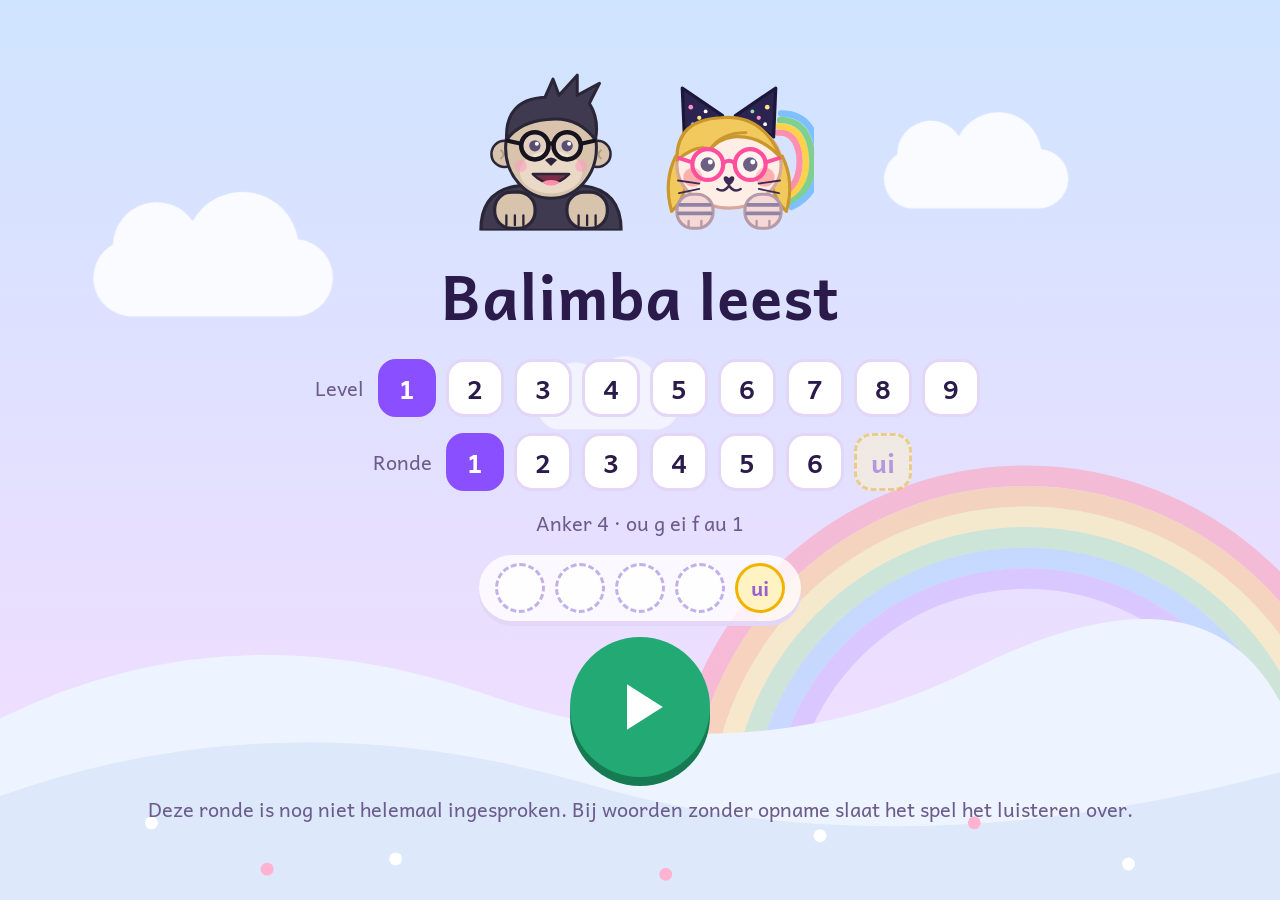
<file: index.html>
<!doctype html>
<html lang="nl">
<head>
<meta charset="utf-8">
<meta name="viewport" content="width=device-width, initial-scale=1, viewport-fit=cover, user-scalable=no">
<meta name="apple-mobile-web-app-capable" content="yes">
<meta name="apple-mobile-web-app-title" content="Balimba leest">
<title>Balimba leest</title>
<link rel="icon" href="data:image/svg+xml,%3Csvg xmlns=%27http://www.w3.org/2000/svg%27 viewBox=%270 0 100 100%27%3E%3Ctext y=%27.9em%27 font-size=%2790%27%3E🦄%3C/text%3E%3C/svg%3E">
<link rel="preconnect" href="https://fonts.googleapis.com">
<link rel="preconnect" href="https://fonts.gstatic.com" crossorigin>
<link href="https://fonts.googleapis.com/css2?family=Andika:wght@400;700&display=swap" rel="stylesheet">
<link rel="stylesheet" href="css/stijl.css?v=202611212110">
</head>
<body data-vorm="alleen">

<!-- Tekeningen: de eenhoorn en het knuffelkatje. Eén keer getekend, op meer plekken gebruikt. -->
<svg width="0" height="0" style="position:absolute" aria-hidden="true">
  <symbol id="t-eenhoorn" viewBox="0 0 160 150">
    <path d="M40 66 C16 54 18 22 46 22 C52 4 82 4 88 22 C70 24 56 38 52 56 Z" fill="#ff8fc7"/>
    <path d="M36 88 C14 84 10 56 30 46 C30 62 38 70 46 76 Z" fill="#b78bff"/>
    <path d="M50 46 L56 14 L78 38 Z" fill="#fff" stroke="#d9cdee" stroke-width="3" stroke-linejoin="round"/>
    <path d="M110 46 L104 14 L82 38 Z" fill="#fff" stroke="#d9cdee" stroke-width="3" stroke-linejoin="round"/>
    <path d="M57 38 L59 24 L68 35 Z" fill="#ffd3e6"/><path d="M103 38 L101 24 L92 35 Z" fill="#ffd3e6"/>
    <ellipse cx="80" cy="84" rx="46" ry="43" fill="#fff" stroke="#d9cdee" stroke-width="3"/>
    <path d="M80 2 L69 46 Q80 52 91 46 Z" fill="#ffd24a" stroke="#e0a800" stroke-width="2.5" stroke-linejoin="round"/>
    <path d="M76 20 L85 17 M73 31 L88 27 M71 41 L90 37" stroke="#e0a800" stroke-width="2.5" stroke-linecap="round"/>
    <path d="M56 54 C60 38 72 44 70 52 C78 40 96 42 104 56 C92 50 70 50 56 54 Z" fill="#ff8fc7"/>
    <ellipse cx="80" cy="106" rx="27" ry="17" fill="#ffe3f1"/>
    <circle cx="71" cy="105" r="2.8" fill="#c98aa8"/><circle cx="89" cy="105" r="2.8" fill="#c98aa8"/>
    <path d="M72 113 Q80 119 88 113" fill="none" stroke="#c98aa8" stroke-width="2.4" stroke-linecap="round"/>
    <circle cx="61" cy="80" r="6.8" fill="#2b1b4a"/><circle cx="63.4" cy="77.6" r="2.3" fill="#fff"/>
    <circle cx="99" cy="80" r="6.8" fill="#2b1b4a"/><circle cx="101.4" cy="77.6" r="2.3" fill="#fff"/>
    <circle cx="45" cy="96" r="7" fill="#ffc2dc" opacity=".85"/><circle cx="115" cy="96" r="7" fill="#ffc2dc" opacity=".85"/>
    <rect x="32" y="116" width="32" height="32" rx="14" fill="#fff" stroke="#d9cdee" stroke-width="3"/>
    <rect x="96" y="116" width="32" height="32" rx="14" fill="#fff" stroke="#d9cdee" stroke-width="3"/>
    <path d="M35 138 H61 Q60 147 48 147 Q36 147 35 138 Z" fill="#c9b6f2"/>
    <path d="M99 138 H125 Q124 147 112 147 Q100 147 99 138 Z" fill="#c9b6f2"/>
  </symbol>
  <symbol id="t-kat" viewBox="0 0 160 150">
    <g fill="none" stroke-linecap="round" stroke-width="6">
      <path d="M124 122 Q150 108 146 78 Q142 56 126 58" stroke="#ff8fb0"/>
      <path d="M129 124 Q156 110 152 78 Q148 52 127 52" stroke="#ffd24a"/>
      <path d="M134 126 Q162 112 158 78 Q154 46 128 46" stroke="#7fd08f"/>
      <path d="M139 128 Q168 114 164 78 Q160 40 129 40" stroke="#7fbfff"/>
    </g>
    <path d="M38 62 L36 16 L74 42 Z" fill="#2b2350" stroke="#1c1638" stroke-width="3" stroke-linejoin="round"/>
    <path d="M122 62 L124 16 L86 42 Z" fill="#2b2350" stroke="#1c1638" stroke-width="3" stroke-linejoin="round"/>
    <g><circle cx="44" cy="34" r="2.2" fill="#ff8fc7"/><circle cx="52" cy="44" r="2" fill="#ffe680"/><circle cx="46" cy="50" r="1.8" fill="#8fc7ff"/><circle cx="58" cy="38" r="1.8" fill="#fff"/><circle cx="116" cy="34" r="2.2" fill="#ffe680"/><circle cx="108" cy="44" r="2" fill="#ff8fc7"/><circle cx="114" cy="50" r="1.8" fill="#fff"/><circle cx="102" cy="38" r="1.8" fill="#9be0a4"/></g>
    <path d="M30 80 Q18 104 26 132 Q38 122 42 96 Z" fill="#f2c95c" stroke="#c9972e" stroke-width="3" stroke-linejoin="round"/>
    <path d="M130 80 Q142 104 134 132 Q122 122 118 96 Z" fill="#f2c95c" stroke="#c9972e" stroke-width="3" stroke-linejoin="round"/>
    <ellipse cx="80" cy="88" rx="49" ry="41" fill="#ffeee6" stroke="#d9a79a" stroke-width="3"/>
    <path d="M31 84 Q30 46 72 44 Q112 40 129 82 Q110 60 84 62 Q70 64 62 74 Q50 68 31 84 Z" fill="#f2c95c" stroke="#c9972e" stroke-width="3" stroke-linejoin="round"/>
    <path d="M62 74 Q72 58 96 58" fill="none" stroke="#c9972e" stroke-width="2.4" stroke-linecap="round"/>
    <circle cx="46" cy="100" r="9" fill="#ff9a9a" opacity=".75"/><circle cx="114" cy="100" r="9" fill="#ff9a9a" opacity=".75"/>
    <circle cx="60" cy="88" r="6.8" fill="#2b1b4a"/><circle cx="62.4" cy="85.6" r="2.3" fill="#fff"/>
    <circle cx="100" cy="88" r="6.8" fill="#2b1b4a"/><circle cx="102.4" cy="85.6" r="2.3" fill="#fff"/>
    <g fill="rgba(255,255,255,.3)" stroke="#ff4f9e" stroke-width="4"><circle cx="60" cy="88" r="14.5"/><circle cx="100" cy="88" r="14.5"/></g>
    <path d="M74.5 87 Q80 82 85.5 87 M45.5 86 L33 82 M114.5 86 L127 82" fill="none" stroke="#ff4f9e" stroke-width="3.6" stroke-linecap="round"/>
    <path d="M80 101 c-4 -5 -9 1 0 7 c9 -6 4 -12 0 -7z" fill="#3d2a55"/>
    <path d="M80 108 q-5 7 -11 3 M80 108 q5 7 11 3" fill="none" stroke="#3d2a55" stroke-width="2.3" stroke-linecap="round"/>
    <path d="M52 106 l-20 -3 M52 111 l-19 4 M108 106 l20 -3 M108 111 l19 4" stroke="#3d2a55" stroke-width="1.8" stroke-linecap="round"/>
    <rect x="31" y="116" width="34" height="32" rx="15" fill="#f6d9d6" stroke="#b79aa8" stroke-width="3"/>
    <rect x="95" y="116" width="34" height="32" rx="15" fill="#f6d9d6" stroke="#b79aa8" stroke-width="3"/>
    <path d="M34 126 h28 M33 134 h30 M98 126 h28 M97 134 h30" stroke="#8f84a6" stroke-width="3.4" stroke-linecap="round"/>
    <path d="M42 141 v5 M54 141 v5 M106 141 v5 M118 141 v5" stroke="#b79aa8" stroke-width="2.2" stroke-linecap="round"/>
  </symbol>
  <symbol id="t-aap" viewBox="0 0 160 150">
    <path d="M14 150 Q14 112 50 108 H110 Q146 112 146 150Z" fill="#3f3a4f" stroke="#2a2638" stroke-width="3" stroke-linejoin="round"/>
    <g transform="translate(-34,2) scale(.95)">
      <circle cx="74" cy="80" r="13" fill="#d8c3ad" stroke="#2a2638" stroke-width="2.5"/><path d="M70 76 q6 4 0 9" fill="none" stroke="#b49c84" stroke-width="2"/>
      <circle cx="166" cy="80" r="13" fill="#d8c3ad" stroke="#2a2638" stroke-width="2.5"/><path d="M170 76 q-6 4 0 9" fill="none" stroke="#b49c84" stroke-width="2"/>
      <ellipse cx="120" cy="74" rx="45" ry="50" fill="#d8c3ad" stroke="#2a2638" stroke-width="3"/>
      <path d="M76 66 Q74 26 114 24 L122 6 L128 22 L146 2 L146 22 L168 10 L158 30 Q168 46 164 66 Q146 42 116 46 Q90 48 76 66Z" fill="#3f3a4f" stroke="#2a2638" stroke-width="3" stroke-linejoin="round"/>
      <ellipse cx="120" cy="98" rx="31" ry="21" fill="#ead9c6"/>
      <circle cx="104" cy="72" r="5.6" fill="#2b1b4a"/><circle cx="106" cy="70" r="2" fill="#fff"/>
      <circle cx="136" cy="72" r="5.6" fill="#2b1b4a"/><circle cx="138" cy="70" r="2" fill="#fff"/>
      <g fill="rgba(255,255,255,.22)" stroke="#16131f" stroke-width="4.5"><circle cx="104" cy="72" r="13.5"/><circle cx="136" cy="72" r="13.5"/></g>
      <path d="M117.5 71 Q120 68 122.5 71 M90.5 70 L77 67 M149.5 70 L163 67" fill="none" stroke="#16131f" stroke-width="4" stroke-linecap="round"/>
      <path d="M114 86 q6 -5 12 0 l-6 6z" fill="#2a2638"/>
      <path d="M102 100 Q120 118 138 100Z" fill="#7a2e4a" stroke="#2a2638" stroke-width="2.5" stroke-linejoin="round"/>
      <path d="M111 108 Q120 115 129 108 Q120 104 111 108Z" fill="#ff8fab"/>
      <circle cx="90" cy="92" r="6" fill="#ff9dbd" opacity=".55"/><circle cx="150" cy="92" r="6" fill="#ff9dbd" opacity=".55"/>
    </g>
    <rect x="27" y="114" width="38" height="34" rx="16" fill="#d8c3ad" stroke="#2a2638" stroke-width="3"/>
    <rect x="95" y="114" width="38" height="34" rx="16" fill="#d8c3ad" stroke="#2a2638" stroke-width="3"/>
    <path d="M38 136 v9 M46 136 v9 M54 136 v9 M106 136 v9 M114 136 v9 M122 136 v9" stroke="#2a2638" stroke-width="2.2" stroke-linecap="round"/>
  </symbol>
    <symbol id="p-boomhut" viewBox="0 0 140 120">
    <path d="M62 114 L66 70 H76 L80 114Z" fill="#b9824a" stroke="#8a5a2b" stroke-width="2.5" stroke-linejoin="round"/>
    <g fill="#7fd08f" stroke="#3aa35a" stroke-width="2.5"><circle cx="40" cy="44" r="24"/><circle cx="100" cy="44" r="24"/><circle cx="70" cy="28" r="26"/><circle cx="70" cy="58" r="22"/></g>
    <rect x="44" y="52" width="52" height="30" rx="4" fill="#e8b878" stroke="#b9824a" stroke-width="2.5"/>
    <path d="M38 54 L70 30 L102 54Z" fill="#ff8fb0" stroke="#e0608a" stroke-width="2.5" stroke-linejoin="round"/>
    <rect x="62" y="62" width="14" height="20" rx="3" fill="#8a5a2b"/><rect x="82" y="60" width="9" height="9" rx="2" fill="#bfe3ff" stroke="#8fc7ff" stroke-width="1.5"/>
    <path d="M90 82 V114 M102 82 V114 M90 92 H102 M90 102 H102 M90 112 H102" stroke="#8a5a2b" stroke-width="3" stroke-linecap="round"/>
    <circle cx="30" cy="40" r="4" fill="#ff5a70"/><circle cx="106" cy="34" r="4" fill="#ff5a70"/><circle cx="58" cy="20" r="4" fill="#ff5a70"/>
  </symbol>
  <symbol id="p-molen" viewBox="0 0 140 120">
    <path d="M52 114 L58 52 H82 L88 114Z" fill="#e9dcff" stroke="#9a78e0" stroke-width="3" stroke-linejoin="round"/>
    <path d="M54 54 Q70 34 86 54Z" fill="#c3a6ff" stroke="#9a78e0" stroke-width="3" stroke-linejoin="round"/>
    <path d="M63 114 V98 a7 7 0 0 1 14 0 V114Z" fill="#9a78e0"/><circle cx="70" cy="74" r="5" fill="#bfe3ff" stroke="#8fc7ff" stroke-width="1.5"/>
    <g class="wieken">
      <g fill="#fff6e6" stroke="#b9824a" stroke-width="2.5" stroke-linejoin="round">
        <path d="M70 48 L74 8 L86 9 L76 48Z"/><path d="M70 48 L110 52 L109 64 L70 54Z"/>
        <path d="M70 48 L66 88 L54 87 L64 48Z"/><path d="M70 48 L30 44 L31 32 L70 42Z"/>
      </g>
      <circle cx="70" cy="48" r="5" fill="#b9824a"/>
    </g>
    <path d="M14 114 q8 -10 16 0 M110 114 q8 -10 16 0" fill="none" stroke="#5cc26f" stroke-width="3" stroke-linecap="round"/>
  </symbol>
  <symbol id="p-vuurtoren" viewBox="0 0 140 120">
    <ellipse cx="70" cy="112" rx="58" ry="9" fill="#8fd3ff"/>
    <path d="M38 112 Q70 92 102 112Z" fill="#c9b6a6" stroke="#9a8a7a" stroke-width="2.5" stroke-linejoin="round"/>
    <path d="M56 104 L60 34 H80 L84 104Z" fill="#fff" stroke="#c94a5a" stroke-width="2.5" stroke-linejoin="round"/>
    <path d="M58.5 62 H81.5 L82.6 80 H57.4Z M57 90 H83 L84 104 H56Z" fill="#ff6f7f"/>
    <rect x="56" y="22" width="28" height="14" rx="3" fill="#fff3a8" stroke="#c94a5a" stroke-width="2.5"/>
    <path d="M54 22 Q70 6 86 22Z" fill="#ff6f7f" stroke="#c94a5a" stroke-width="2.5" stroke-linejoin="round"/>
    <g class="stralen" stroke="#ffd24a" stroke-width="4" stroke-linecap="round"><path d="M44 26 L22 18 M44 32 L20 36 M96 26 L118 18 M96 32 L120 36"/></g>
    <path d="M66 104 V94 a4 4 0 0 1 8 0 V104Z" fill="#9a78e0"/>
  </symbol>
  <symbol id="t-ui" viewBox="0 0 160 150">
    <path d="M80 4 q-6 10 -2 22 M80 4 q8 8 6 22 M80 6 q-14 2 -16 14" fill="none" stroke="#3aa35a" stroke-width="5" stroke-linecap="round"/>
    <path d="M80 24 C66 42 22 60 22 100 C22 132 50 146 80 146 C110 146 138 132 138 100 C138 60 94 42 80 24Z" fill="#e9c6ff" stroke="#9a5fd0" stroke-width="3.5" stroke-linejoin="round"/>
    <path d="M80 30 C68 54 52 74 54 140 M80 30 C92 54 108 74 106 140 M80 28 V146" fill="none" stroke="#c99aee" stroke-width="2.5"/>
    <path d="M62 146 l-4 6 M74 147 l-1 6 M86 147 l1 6 M98 146 l4 6" stroke="#b9824a" stroke-width="2.4" stroke-linecap="round"/>
    <circle cx="64" cy="94" r="7" fill="#2b1b4a"/><circle cx="66.5" cy="91.5" r="2.4" fill="#fff"/>
    <circle cx="96" cy="94" r="7" fill="#2b1b4a"/><circle cx="98.5" cy="91.5" r="2.4" fill="#fff"/>
    <circle cx="52" cy="108" r="7" fill="#ff9dbd" opacity=".75"/><circle cx="108" cy="108" r="7" fill="#ff9dbd" opacity=".75"/>
    <path d="M70 110 Q80 122 90 110Z" fill="#7a2e4a" stroke="#5a2440" stroke-width="2" stroke-linejoin="round"/>
    <path d="M48 52 l6 -18 8 10 6 -14 6 14 8 -10 6 18Z" fill="#ffd24a" stroke="#f0b400" stroke-width="2.5" stroke-linejoin="round" transform="translate(4 -6) rotate(-8 74 44)"/>
  </symbol>
    <symbol id="d-kerstboom" viewBox="0 0 140 120">
    <rect x="62" y="98" width="16" height="16" rx="3" fill="#b9824a"/>
    <path d="M70 8 L104 52 H88 L114 80 H94 L120 102 H20 L46 80 H26 L52 52 H36Z" fill="#4fbf95" stroke="#2f9a72" stroke-width="3" stroke-linejoin="round"/>
    <path d="M42 70 Q70 82 98 66 M36 92 Q70 104 108 88" fill="none" stroke="#ffd24a" stroke-width="3" stroke-linecap="round"/>
    <g><circle cx="58" cy="48" r="4.5" fill="#ff7b8e"/><circle cx="84" cy="60" r="4.5" fill="#6fa8f5"/><circle cx="54" cy="84" r="4.5" fill="#ffa94d"/><circle cx="90" cy="88" r="4.5" fill="#ff7b8e"/><circle cx="72" cy="38" r="4" fill="#b48cf0"/></g>
    <path d="M70 0 l3.5 8 8.5 .8 -6.5 5.6 2 8.4 -7.5 -4.5 -7.5 4.5 2 -8.4 -6.5 -5.6 8.5 -.8z" fill="#ffd24a" stroke="#f0b400" stroke-width="1.5" stroke-linejoin="round"/>
    <rect x="22" y="100" width="22" height="16" rx="3" fill="#ff7b8e"/><path d="M33 100 v16 M22 108 h22" stroke="#fff" stroke-width="3"/>
    <rect x="98" y="102" width="20" height="14" rx="3" fill="#6fa8f5"/><path d="M108 102 v14 M98 109 h20" stroke="#fff" stroke-width="3"/>
  </symbol>
  <symbol id="d-sneeuwpop" viewBox="0 0 140 120">
    <circle cx="70" cy="88" r="28" fill="#fff" stroke="#c9d8ee" stroke-width="3"/>
    <circle cx="70" cy="46" r="20" fill="#fff" stroke="#c9d8ee" stroke-width="3"/>
    <rect x="54" y="20" width="32" height="6" rx="3" fill="#3d3852"/><rect x="58" y="4" width="24" height="18" rx="3" fill="#3d3852"/>
    <circle cx="63" cy="42" r="2.6" fill="#2b1b4a"/><circle cx="77" cy="42" r="2.6" fill="#2b1b4a"/>
    <path d="M70 48 L84 51 L70 53Z" fill="#ffa94d"/>
    <path d="M52 62 Q70 70 88 62 L90 68 Q70 76 50 68Z" fill="#ff7b8e"/><path d="M80 66 l4 18 h-8z" fill="#ff7b8e"/>
    <circle cx="70" cy="80" r="2.6" fill="#3d3852"/><circle cx="70" cy="92" r="2.6" fill="#3d3852"/>
    <path d="M44 84 L22 70 M96 84 L118 70" stroke="#b9824a" stroke-width="3" stroke-linecap="round"/>
  </symbol>
  <symbol id="t-huis" viewBox="0 0 140 120">
    <rect x="38" y="58" width="64" height="56" rx="6" fill="#fff6e6" stroke="#e0c8a0" stroke-width="3"/>
    <path d="M26 62 L70 22 L114 62Z" fill="#ff8fb0" stroke="#e0608a" stroke-width="3" stroke-linejoin="round"/>
    <rect x="88" y="28" width="10" height="20" fill="#e0608a"/>
    <path d="M60 114 V88 a10 10 0 0 1 20 0 V114Z" fill="#c3a6ff" stroke="#9a78e0" stroke-width="2.5"/>
    <rect x="46" y="68" width="14" height="14" rx="3" fill="#bfe3ff" stroke="#8fc7ff" stroke-width="2"/><rect x="82" y="68" width="14" height="14" rx="3" fill="#bfe3ff" stroke="#8fc7ff" stroke-width="2"/>
    <path d="M70 52 c-5 -5 -9 2 0 8 c9 -6 5 -13 0 -8z" fill="#ff6fa5"/>
  </symbol>
  <symbol id="p-kasteel" viewBox="0 0 140 120">
    <path d="M70 12 V30 M30 30 V46 M110 30 V46" stroke="#9a78e0" stroke-width="2.5"/>
    <path d="M70 12 l14 5 -14 5z M30 30 l12 4 -12 4z M110 30 l12 4 -12 4z" fill="#ff6fa5"/>
    <path d="M52 114 V40 h6 v-8 h6 v8 h12 v-8 h6 v8 h6 V114Z" fill="#e9dcff" stroke="#9a78e0" stroke-width="3" stroke-linejoin="round"/>
    <path d="M16 114 V58 h5 v-7 h6 v7 h6 v-7 h6 v7 h5 V114Z M96 114 V58 h5 v-7 h6 v7 h6 v-7 h6 v7 h5 V114Z" fill="#ffd3e6" stroke="#e0608a" stroke-width="3" stroke-linejoin="round"/>
    <path d="M60 114 V92 a10 10 0 0 1 20 0 V114Z" fill="#9a78e0"/>
    <rect x="64" y="52" width="12" height="16" rx="6" fill="#bfe3ff" stroke="#8fc7ff" stroke-width="2"/>
    <rect x="25" y="70" width="10" height="13" rx="5" fill="#bfe3ff"/><rect x="105" y="70" width="10" height="13" rx="5" fill="#bfe3ff"/>
  </symbol>
  <symbol id="p-palmeiland" viewBox="0 0 140 120">
    <ellipse cx="70" cy="106" rx="62" ry="12" fill="#8fd3ff"/>
    <path d="M18 104 Q70 70 122 104Z" fill="#ffe2a8" stroke="#e6bf6a" stroke-width="3" stroke-linejoin="round"/>
    <path d="M52 98 Q46 64 56 38" fill="none" stroke="#b9824a" stroke-width="7" stroke-linecap="round"/>
    <path d="M92 98 Q96 72 88 54" fill="none" stroke="#b9824a" stroke-width="6" stroke-linecap="round"/>
    <g fill="#5cc26f" stroke="#3aa35a" stroke-width="2" stroke-linejoin="round">
      <path d="M56 38 Q34 22 16 36 Q36 34 56 38Z M56 38 Q52 12 30 8 Q46 20 56 38Z M56 38 Q72 14 94 20 Q72 24 56 38Z M56 38 Q80 34 92 50 Q74 40 56 38Z"/>
      <path d="M88 54 Q72 44 60 54 Q74 52 88 54Z M88 54 Q90 34 108 32 Q96 42 88 54Z M88 54 Q108 48 120 62 Q104 56 88 54Z"/>
    </g>
    <circle cx="58" cy="44" r="4" fill="#b9824a"/><circle cx="110" cy="20" r="9" fill="#ffe066"/>
  </symbol>
  <symbol id="p-regenboog" viewBox="0 0 140 120">
    <g fill="none" stroke-width="9">
      <path d="M14 104 A56 56 0 0 1 126 104" stroke="#ff8fb0"/><path d="M23 104 A47 47 0 0 1 117 104" stroke="#ffbe7a"/>
      <path d="M32 104 A38 38 0 0 1 108 104" stroke="#ffe680"/><path d="M41 104 A29 29 0 0 1 99 104" stroke="#9be0a4"/>
      <path d="M50 104 A20 20 0 0 1 90 104" stroke="#8fc7ff"/>
    </g>
    <g fill="#fff" stroke="#d9cdee" stroke-width="2.5"><path d="M2 108 a11 11 0 0 1 16 -10 a12 12 0 0 1 22 4 a9 9 0 0 1 -2 17 H10 a9 9 0 0 1 -8 -11z"/><path d="M98 108 a11 11 0 0 1 16 -10 a12 12 0 0 1 22 4 a9 9 0 0 1 -2 17 H106 a9 9 0 0 1 -8 -11z"/></g>
    <path d="M70 14 l3 9 9 3 -9 3 -3 9 -3 -9 -9 -3 9 -3z" fill="#ffd24a"/><path d="M26 30 l2 6 6 2 -6 2 -2 6 -2 -6 -6 -2 6 -2z" fill="#ff8fc7"/><path d="M114 32 l2 6 6 2 -6 2 -2 6 -2 -6 -6 -2 6 -2z" fill="#c3a6ff"/>
  </symbol>
  <symbol id="p-paddenstoel" viewBox="0 0 140 120">
    <rect x="48" y="62" width="48" height="52" rx="16" fill="#fff3e0" stroke="#e0c8a0" stroke-width="3"/>
    <path d="M22 70 A50 46 0 0 1 122 70 Q72 82 22 70Z" fill="#ff5a70" stroke="#d93a55" stroke-width="3" stroke-linejoin="round"/>
    <g fill="#fff"><circle cx="50" cy="48" r="8"/><circle cx="78" cy="38" r="7"/><circle cx="100" cy="56" r="6"/><circle cx="34" cy="64" r="4"/></g>
    <path d="M64 114 V96 a8 8 0 0 1 16 0 V114Z" fill="#b9824a"/><circle cx="84" cy="84" r="6" fill="#bfe3ff" stroke="#8fc7ff" stroke-width="2"/>
    <rect x="14" y="96" width="12" height="18" rx="5" fill="#fff3e0" stroke="#e0c8a0" stroke-width="2"/><path d="M6 98 A14 12 0 0 1 34 98 Q20 102 6 98Z" fill="#c3a6ff" stroke="#9a78e0" stroke-width="2"/>
    <path d="M118 114 q-2 -14 6 -18 M124 114 q0 -10 8 -12" fill="none" stroke="#5cc26f" stroke-width="3" stroke-linecap="round"/>
  </symbol>
  <symbol id="p-luchtballon" viewBox="0 0 140 120">
    <path d="M70 8 C36 8 28 40 44 62 L58 82 H82 L96 62 C112 40 104 8 70 8Z" fill="#ff8fb0" stroke="#e0608a" stroke-width="3" stroke-linejoin="round"/>
    <path d="M70 8 C56 20 54 56 62 82 H78 C86 56 84 20 70 8Z" fill="#ffe680"/>
    <path d="M70 8 C36 8 28 40 44 62 L58 82 H62 C54 56 56 20 70 8Z M70 8 C104 8 112 40 96 62 L82 82 H78 C86 56 84 20 70 8Z" fill="none" stroke="#e0608a" stroke-width="2"/>
    <path d="M60 84 L62 98 M80 84 L78 98" stroke="#b9824a" stroke-width="2.5"/>
    <rect x="58" y="98" width="24" height="16" rx="4" fill="#d9a066" stroke="#b9824a" stroke-width="2.5"/>
    <g fill="#fff" stroke="#d9cdee" stroke-width="2"><path d="M4 60 a8 8 0 0 1 12 -7 a9 9 0 0 1 16 3 a7 7 0 0 1 -2 13 H10 a7 7 0 0 1 -6 -9z"/><path d="M106 96 a8 8 0 0 1 12 -7 a9 9 0 0 1 16 3 a7 7 0 0 1 -2 13 H112 a7 7 0 0 1 -6 -9z"/></g>
  </symbol>
  <symbol id="p-paleis" viewBox="0 0 140 120">
    <path d="M70 4 l3.5 9 9 1 -7 6 2.5 9 -8 -5 -8 5 2.5 -9 -7 -6 9 -1z" fill="#ffd24a" stroke="#f0b400" stroke-width="1.5" stroke-linejoin="round"/>
    <path d="M56 44 L70 22 L84 44Z M16 60 L28 40 L40 60Z M100 60 L112 40 L124 60Z" fill="#ff6fa5" stroke="#e0608a" stroke-width="2.5" stroke-linejoin="round"/>
    <rect x="58" y="44" width="24" height="70" fill="#fff6d6" stroke="#f0b400" stroke-width="3"/>
    <rect x="18" y="60" width="20" height="54" fill="#fff6d6" stroke="#f0b400" stroke-width="3"/><rect x="102" y="60" width="20" height="54" fill="#fff6d6" stroke="#f0b400" stroke-width="3"/>
    <rect x="36" y="76" width="68" height="38" fill="#ffe9a8" stroke="#f0b400" stroke-width="3"/>
    <path d="M60 114 V96 a10 10 0 0 1 20 0 V114Z" fill="#c3a6ff" stroke="#9a78e0" stroke-width="2.5"/>
    <rect x="65" y="54" width="10" height="14" rx="5" fill="#bfe3ff"/><rect x="24" y="70" width="8" height="12" rx="4" fill="#bfe3ff"/><rect x="108" y="70" width="8" height="12" rx="4" fill="#bfe3ff"/>
    <path d="M44 84 c-3 -3 -6 1 0 5 c6 -4 3 -8 0 -5z M96 84 c-3 -3 -6 1 0 5 c6 -4 3 -8 0 -5z" fill="#ff6fa5"/>
  </symbol>
</svg>

<!-- Achtergrond: lucht, wolken, regenboog en heuvels -->
<svg class="landschap" viewBox="0 0 1000 700" preserveAspectRatio="xMidYMax slice" aria-hidden="true">
  <g fill="none" stroke-width="16" opacity=".55">
    <circle cx="800" cy="640" r="270" stroke="#ff9db5"/><circle cx="800" cy="640" r="254" stroke="#ffc98a"/>
    <circle cx="800" cy="640" r="238" stroke="#fff0a3"/><circle cx="800" cy="640" r="222" stroke="#b6eab8"/>
    <circle cx="800" cy="640" r="206" stroke="#a9d4ff"/><circle cx="800" cy="640" r="190" stroke="#cdb4ff"/>
  </g>
  <g fill="#fff" opacity=".85">
    <path d="M90 190 a34 34 0 0 1 62 -18 a44 44 0 0 1 82 14 a30 30 0 0 1 -6 60 h-126 a30 30 0 0 1 -12 -56z"/>
    <path d="M700 120 a26 26 0 0 1 48 -14 a34 34 0 0 1 64 10 a23 23 0 0 1 -4 46 h-98 a23 23 0 0 1 -10 -42z"/>
    <path d="M430 300 a20 20 0 0 1 36 -10 a26 26 0 0 1 48 8 a18 18 0 0 1 -4 36 h-74 a18 18 0 0 1 -6 -34z" opacity=".7"/>
  </g>
  <path class="heuvel1" d="M0 560 Q180 470 380 540 T760 520 T1000 550 V700 H0 Z" fill="#cfeed6"/>
  <path class="heuvel2" d="M0 620 Q220 540 460 610 T1000 600 V700 H0 Z" fill="#b4e3c2"/>
  <g fill="#fff"><circle cx="120" cy="640" r="5"/><circle cx="310" cy="668" r="5"/><circle cx="640" cy="650" r="5"/><circle cx="880" cy="672" r="5"/></g>
  <g fill="#ffb3d1"><circle cx="210" cy="676" r="5"/><circle cx="520" cy="680" r="5"/><circle cx="760" cy="640" r="5"/></g>
</svg>

<!-- Beginscherm -->
<section id="start" class="scherm">
  <div class="duo" aria-hidden="true"><svg class="dier"><use href="#t-aap"/></svg><svg class="dier"><use href="#t-kat"/></svg></div>
  <h1>Balimba leest</h1>
  <div class="kiesrij"><span class="label">Level</span><div class="kiezer" id="levels"></div></div>
  <div class="kiesrij"><span class="label">Ronde</span><div class="kiezer" id="rondes"></div></div>
  <p class="waar" id="waar"></p>
  <button class="strook" id="naarBord" aria-label="Stickerbord"><span class="vakjes" id="ministickers"></span></button>
  <button class="rond goed" id="speel" aria-label="Spelen">
    <svg viewBox="0 0 24 24" aria-hidden="true"><path d="M8 5l11 7-11 7z" fill="currentColor"/></svg>
  </button>
  <p class="waar verborgen" id="stilUitleg">Deze ronde is nog niet helemaal ingesproken. Bij woorden zonder opname slaat het spel het luisteren over.</p>
  <p class="fout verborgen" id="laadfout">De woorden konden niet geladen worden. Controleer de verbinding en herlaad de pagina.</p>
</section>

<!-- Spelscherm -->
<section id="spel" class="scherm verborgen">
  <header>
    <button class="klein" id="naarHuis" aria-label="Terug naar het begin">⌂</button>
    <div class="sterren" id="sterren" aria-label="Sterren"></div>
    <span></span>
  </header>

  <div class="midden">
    <div class="bord">
      <svg class="dier houdt links" aria-hidden="true"><use href="#t-aap"/></svg>
      <svg class="dier houdt rechts" aria-hidden="true"><use href="#t-kat"/></svg>
      <div class="woord" id="woord"></div>
    </div>
  </div>

  <footer class="knoppen">
    <button class="rond opnieuw" id="opnieuw" aria-label="Nog een keer">
      <svg viewBox="0 0 24 24" aria-hidden="true"><path d="M4 12a8 8 0 1 0 2.6-5.9M4 4v5h5" fill="none" stroke="currentColor" stroke-width="2.6" stroke-linecap="round" stroke-linejoin="round"/></svg>
    </button>
    <button class="rond oor" id="oor" aria-label="Hoor het woord"><span>👂</span></button>
    <button class="rond goed" id="goed" aria-label="Goed">
      <svg class="vink" viewBox="0 0 24 24" aria-hidden="true"><path d="M5 12.5l4.5 4.5L19 7.5" fill="none" stroke="currentColor" stroke-width="3.2" stroke-linecap="round" stroke-linejoin="round"/></svg>
      <span class="duim" aria-hidden="true">👍</span>
    </button>
  </footer>
</section>

<!-- Ronde klaar -->
<section id="klaar" class="scherm verborgen">
  <!-- De Grote Aap danst als een heel level rond is -->
  <svg class="gorilla verborgen" id="gorilla" viewBox="0 0 240 250" aria-hidden="true">
    <g class="g-vonk" fill="#ffd24a">
      <path d="M22 30 l3 9 9 3 -9 3 -3 9 -3 -9 -9 -3 9 -3z"/><path d="M214 22 l3 9 9 3 -9 3 -3 9 -3 -9 -9 -3 9 -3z" fill="#ff8fc7"/>
      <path d="M206 150 l2 7 7 2 -7 2 -2 7 -2 -7 -7 -2 7 -2z" fill="#c3a6ff"/><path d="M30 160 l2 7 7 2 -7 2 -2 7 -2 -7 -7 -2 7 -2z" fill="#8fc7ff"/>
    </g>
    <g class="g-lijf">
      <g class="g-been g-links"><rect x="72" y="186" width="40" height="46" rx="18" fill="#3f3a4f"/><ellipse cx="86" cy="234" rx="27" ry="11" fill="#d8c3ad" stroke="#2a2638" stroke-width="2.5"/></g>
      <g class="g-been g-rechts"><rect x="128" y="186" width="40" height="46" rx="18" fill="#3f3a4f"/><ellipse cx="154" cy="234" rx="27" ry="11" fill="#d8c3ad" stroke="#2a2638" stroke-width="2.5"/></g>
      <g class="g-arm g-links"><path d="M66 124 L30 66" stroke="#2a2638" stroke-width="44" stroke-linecap="round"/><path d="M66 124 L30 66" stroke="#3f3a4f" stroke-width="38" stroke-linecap="round"/><circle cx="27" cy="58" r="20" fill="#d8c3ad" stroke="#2a2638" stroke-width="2.5"/><path d="M18 50 v-8 M27 47 v-10 M36 50 v-8" stroke="#2a2638" stroke-width="2.2" stroke-linecap="round"/></g>
      <g class="g-arm g-rechts"><path d="M174 124 L210 66" stroke="#2a2638" stroke-width="44" stroke-linecap="round"/><path d="M174 124 L210 66" stroke="#3f3a4f" stroke-width="38" stroke-linecap="round"/><circle cx="213" cy="58" r="20" fill="#d8c3ad" stroke="#2a2638" stroke-width="2.5"/><path d="M204 50 v-8 M213 47 v-10 M222 50 v-8" stroke="#2a2638" stroke-width="2.2" stroke-linecap="round"/></g>
      <path d="M48 150 Q46 112 84 108 H156 Q194 112 192 150 Q192 210 120 212 Q48 210 48 150Z" fill="#3f3a4f" stroke="#2a2638" stroke-width="3" stroke-linejoin="round"/>
      <path d="M72 142 Q72 122 96 122 Q116 122 120 136 Q124 122 144 122 Q168 122 168 142 Q166 164 144 164 Q126 164 120 154 Q114 164 96 164 Q74 164 72 142Z" fill="#d8c3ad" stroke="#2a2638" stroke-width="2.5" stroke-linejoin="round"/>
      <path d="M120 138 V154" stroke="#b49c84" stroke-width="2.4" stroke-linecap="round"/>
      <ellipse cx="120" cy="184" rx="30" ry="20" fill="#565068"/>
      <circle cx="74" cy="80" r="13" fill="#d8c3ad" stroke="#2a2638" stroke-width="2.5"/><path d="M70 76 q6 4 0 9" fill="none" stroke="#b49c84" stroke-width="2"/>
      <circle cx="166" cy="80" r="13" fill="#d8c3ad" stroke="#2a2638" stroke-width="2.5"/><path d="M170 76 q-6 4 0 9" fill="none" stroke="#b49c84" stroke-width="2"/>
      <ellipse cx="120" cy="74" rx="45" ry="50" fill="#d8c3ad" stroke="#2a2638" stroke-width="3"/>
      <path d="M76 66 Q74 26 114 24 L122 6 L128 22 L146 2 L146 22 L168 10 L158 30 Q168 46 164 66 Q146 42 116 46 Q90 48 76 66Z" fill="#3f3a4f" stroke="#2a2638" stroke-width="3" stroke-linejoin="round"/>
      <ellipse cx="120" cy="98" rx="31" ry="21" fill="#ead9c6"/>
      <circle cx="104" cy="72" r="5.6" fill="#2b1b4a"/><circle cx="106" cy="70" r="2" fill="#fff"/>
      <circle cx="136" cy="72" r="5.6" fill="#2b1b4a"/><circle cx="138" cy="70" r="2" fill="#fff"/>
      <g fill="rgba(255,255,255,.22)" stroke="#16131f" stroke-width="4.5"><circle cx="104" cy="72" r="13.5"/><circle cx="136" cy="72" r="13.5"/></g>
      <path d="M117.5 71 Q120 68 122.5 71 M90.5 70 L77 67 M149.5 70 L163 67" fill="none" stroke="#16131f" stroke-width="4" stroke-linecap="round"/>
      <path d="M114 86 q6 -5 12 0 l-6 6z" fill="#2a2638"/>
      <path d="M102 100 Q120 118 138 100Z" fill="#7a2e4a" stroke="#2a2638" stroke-width="2.5" stroke-linejoin="round"/>
      <path d="M111 108 Q120 115 129 108 Q120 104 111 108Z" fill="#ff8fab"/>
      <circle cx="90" cy="92" r="6" fill="#ff9dbd" opacity=".55"/><circle cx="150" cy="92" r="6" fill="#ff9dbd" opacity=".55"/>
    </g>
  </svg>
  <div class="duo dans" id="klaarDuo" aria-hidden="true"><svg class="dier"><use href="#t-aap"/></svg><svg class="dier"><use href="#t-kat"/></svg></div>
  <div class="sterren eind" id="eindsterren" aria-hidden="true"></div>
  <div class="kiezer voortgang" id="klaarRondes" aria-hidden="true"></div>
  <div class="keuze">
    <button class="rond goed" id="verder" aria-label="Volgende ronde">
      <svg viewBox="0 0 24 24" aria-hidden="true"><path d="M8 5l11 7-11 7z" fill="currentColor"/></svg>
    </button>
    <button class="rond plak wenk verborgen" id="naarSticker" aria-label="Sticker kiezen"><span>🎁</span></button>
    <button class="rond stil" id="klaarHuis" aria-label="Terug naar het begin"><span>⌂</span></button>
  </div>
</section>

<!-- Sticker kiezen en op de tocht plakken -->
<section id="kiezen" class="scherm verborgen">
  <div class="tocht" id="kiesTocht"></div>
  <div class="vel" id="vel"></div>
</section>

<!-- De tocht: het stickerbord als een pad met stapstenen -->
<section id="stickerbord" class="scherm verborgen">
  <button class="klein hoek" id="bordHuis" aria-label="Terug naar het begin">⌂</button>
  <div class="tocht" id="tocht"></div>
</section>

<!-- Ui-feestje: het hele ui-level is rond -->
<section id="uifeest" class="scherm verborgen">
  <div class="confetti" id="uiconfetti" aria-hidden="true"></div>
  <div class="uitekst" aria-hidden="true"><span>u</span><span>i</span><span>-</span><span>f</span><span>e</span><span>e</span><span>s</span><span>t</span><span>!</span></div>
  <div class="feest ui" aria-hidden="true">
    <svg class="dier"><use href="#t-aap"/></svg>
    <svg class="dier groot-ui" viewBox="0 0 160 150"><use href="#t-ui"/></svg>
    <svg class="dier"><use href="#t-kat"/></svg>
  </div>
  <div class="keuze">
    <button class="rond plak wenk verborgen" id="naarUiSticker" aria-label="Ui-stempel plakken"><span>🎁</span></button>
    <button class="rond stil" id="uifeestHuis" aria-label="Terug naar het begin"><span>⌂</span></button>
  </div>
</section>

<!-- Finale: de hele tocht is af -->
<section id="finale" class="scherm verborgen">
  <div class="confetti" id="confetti" aria-hidden="true"></div>
  <div class="feest" id="feest" aria-hidden="true"></div>
  <button class="rond stil" id="finaleHuis" aria-label="Terug naar het begin"><span>⌂</span></button>
</section>

<script>window.BALIMBA_VERSIE = "202611212110";</script>
<script src="js/spel.js?v=202611212110"></script>
</body>
</html>
</file>
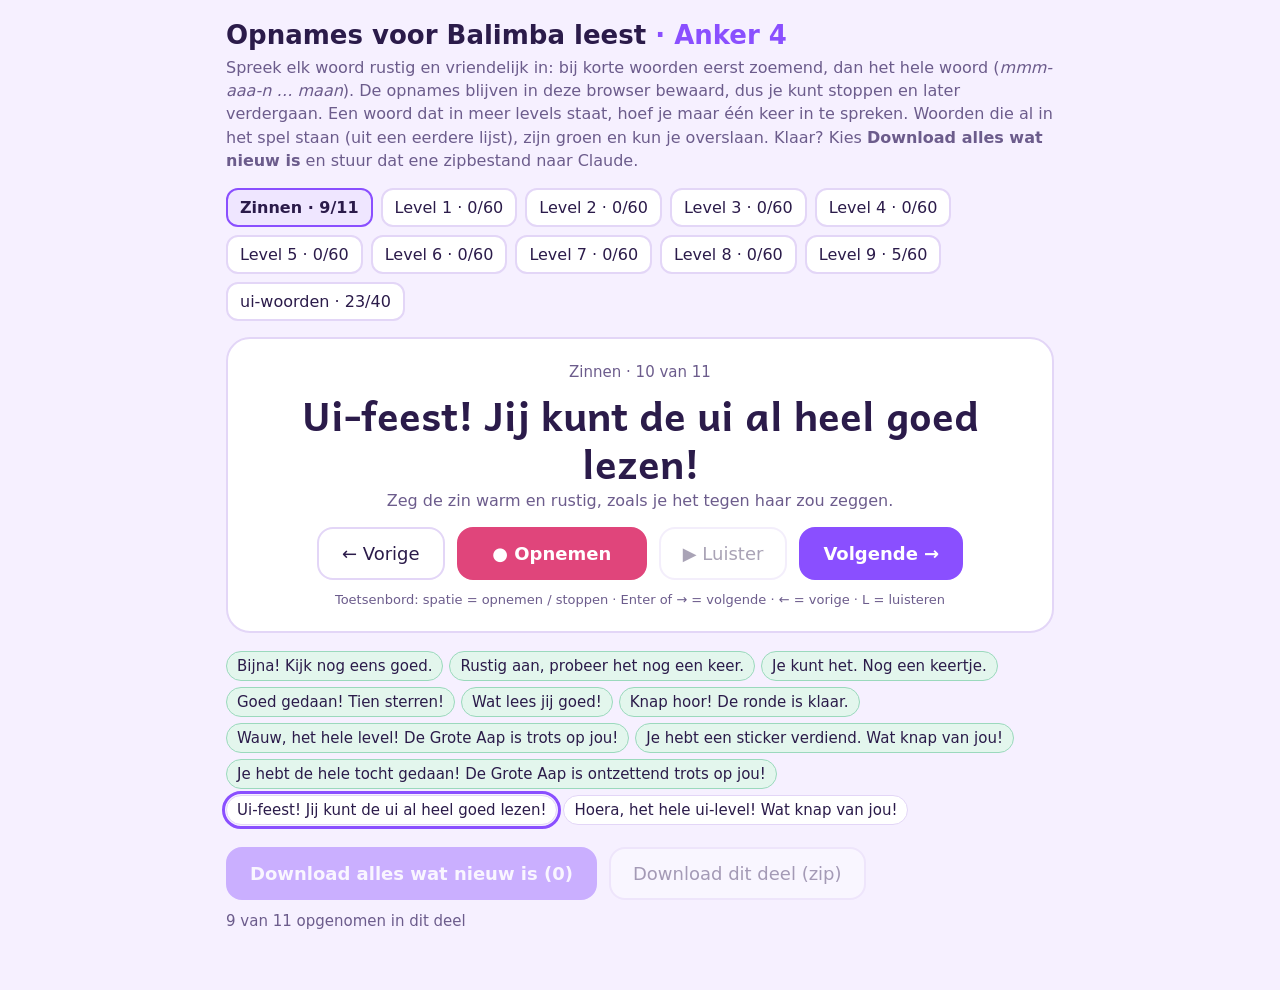
<file: opname.html>
<!doctype html>
<html lang="nl">
<head>
<meta charset="utf-8">
<meta name="viewport" content="width=device-width, initial-scale=1">
<title>Balimba leest – opnames</title>
<link rel="preconnect" href="https://fonts.googleapis.com">
<link rel="preconnect" href="https://fonts.gstatic.com" crossorigin>
<link href="https://fonts.googleapis.com/css2?family=Andika:wght@400;700&display=swap" rel="stylesheet">
<style>
  :root { --inkt:#2b1b4a; --zacht:#6c5c8c; --kaart:#fff; --rand:#e3d6f7; --paars:#8a4fff; --rood:#e0457b; --groen:#23a973; --bg:#f6f0ff; }
  * { box-sizing: border-box; }
  body { margin:0; background:var(--bg); color:var(--inkt); font-family: system-ui, -apple-system, sans-serif; }
  .wrap { max-width: 860px; margin: 0 auto; padding: 20px 16px 60px; }
  h1 { font-size: 26px; margin: 0 0 6px; }
  p.uitleg { margin: 0 0 16px; color: var(--zacht); line-height: 1.45; }
  .delen { display:flex; gap:8px; flex-wrap:wrap; margin-bottom:16px; }
  .deel { font:inherit; padding:8px 12px; border-radius:12px; border:2px solid var(--rand); background:var(--kaart); color:var(--inkt); cursor:pointer; }
  .deel.actief { border-color:var(--paars); background:#efe6ff; font-weight:600; }
  .deel.af { border-color:var(--groen); }
  .podium { background:var(--kaart); border:2px solid var(--rand); border-radius:24px; padding:24px 16px; text-align:center; }
  .teller { color:var(--zacht); font-size:15px; }
  .tekst { font-family:"Andika","Chalkboard SE",sans-serif; font-weight:700; font-size: clamp(44px, 11vw, 96px); line-height:1.2; margin: 10px 0 4px; overflow-wrap:anywhere; }
  .tekst.zin { font-size: clamp(26px, 5vw, 40px); }
  .tip { color:var(--zacht); min-height: 22px; margin-bottom: 14px; }
  .rij { display:flex; gap:12px; justify-content:center; align-items:center; flex-wrap:wrap; }
  button.actie { font:inherit; font-size:18px; padding:14px 22px; border-radius:16px; border:2px solid var(--rand); background:var(--kaart); color:var(--inkt); cursor:pointer; min-width:128px; }
  button.actie:disabled { opacity:.4; cursor:default; }
  button.opnemen { background:var(--rood); border-color:var(--rood); color:#fff; font-weight:600; min-width:190px; }
  button.opnemen.loopt { animation: puls 1s ease-in-out infinite; }
  button.volgende { background:var(--paars); border-color:var(--paars); color:#fff; font-weight:600; }
  @keyframes puls { 50% { transform: scale(1.05); } }
  .sneltoets { color:var(--zacht); font-size:13px; margin-top:12px; }
  .lijst { display:flex; flex-wrap:wrap; gap:6px; margin-top:18px; }
  .chip { font:inherit; font-size:15px; padding:5px 10px; border-radius:999px; border:1.5px solid var(--rand); background:var(--kaart); color:var(--inkt); cursor:pointer; }
  .chip.klaar { background:#e3f6ed; border-color:#9bd9bd; }
  .chip.nu { outline:3px solid var(--paars); outline-offset:1px; }
  .onder { margin-top:22px; display:flex; gap:12px; flex-wrap:wrap; align-items:center; }
  .melding { background:#fff3e6; border:2px solid #f29a2e; border-radius:14px; padding:12px 16px; margin-bottom:16px; }
  .verborgen { display:none !important; }
</style>
</head>
<body>
<div class="wrap">
  <h1>Opnames voor Balimba leest <span id="editienaam" style="color:var(--paars)"></span></h1>
  <p class="uitleg">
    Spreek elk woord rustig en vriendelijk in: bij korte woorden eerst zoemend, dan het hele woord
    (<i>mmm-aaa-n … maan</i>). De opnames blijven in deze browser bewaard, dus je kunt stoppen en later verdergaan.
    Een woord dat in meer levels staat, hoef je maar één keer in te spreken.
    Woorden die al in het spel staan (uit een eerdere lijst), zijn groen en kun je overslaan.
    Klaar? Kies <b>Download alles wat nieuw is</b> en stuur dat ene zipbestand naar Claude.
  </p>
  <div class="melding verborgen" id="melding"></div>

  <div class="delen" id="delen"></div>

  <div class="podium">
    <div class="teller" id="teller"></div>
    <div class="tekst" id="tekst"></div>
    <div class="tip" id="tip"></div>
    <div class="rij">
      <button class="actie" id="vorige">← Vorige</button>
      <button class="actie opnemen" id="opnemen">● Opnemen</button>
      <button class="actie" id="luister" disabled>▶ Luister</button>
      <button class="actie volgende" id="volgende">Volgende →</button>
    </div>
    <div class="sneltoets">Toetsenbord: spatie = opnemen / stoppen · Enter of → = volgende · ← = vorige · L = luisteren</div>
  </div>

  <div class="lijst" id="lijst"></div>

  <div class="onder">
    <button class="actie volgende" id="downloadNieuw">Download alles wat nieuw is (zip)</button>
    <button class="actie" id="download">Download dit deel (zip)</button>
    <span id="downloadinfo" class="teller"></span>
  </div>
</div>

<script>
(() => {
  "use strict";
  const $ = (id) => document.getElementById(id);

  // ---------- Bewaren in de browser (IndexedDB) ----------
  let db = null;
  function openDb() {
    return new Promise((ok, fout) => {
      const r = indexedDB.open("balimba-opnames", 1);
      r.onupgradeneeded = () => r.result.createObjectStore("opnames");
      r.onsuccess = () => ok(r.result);
      r.onerror = () => fout(r.error);
    });
  }
  const tx = (soort) => db.transaction("opnames", soort).objectStore("opnames");
  const wacht = (r) => new Promise((ok, fout) => { r.onsuccess = () => ok(r.result); r.onerror = () => fout(r.error); });
  const bewaar = (sleutel, waarde) => wacht(tx("readwrite").put(waarde, sleutel));
  const haal = (sleutel) => wacht(tx("readonly").get(sleutel));
  const alleSleutels = () => wacht(tx("readonly").getAllKeys());

  // ---------- Zip maken (zonder compressie, geen bibliotheek nodig) ----------
  const CRC = (() => { const t = new Uint32Array(256); for (let n = 0; n < 256; n++) { let c = n; for (let k = 0; k < 8; k++) c = c & 1 ? 0xedb88320 ^ (c >>> 1) : c >>> 1; t[n] = c >>> 0; } return t; })();
  function crc32(u8) { let c = 0xffffffff; for (let i = 0; i < u8.length; i++) c = CRC[(c ^ u8[i]) & 255] ^ (c >>> 8); return (c ^ 0xffffffff) >>> 0; }
  function maakZip(bestanden) {
    const enc = new TextEncoder(), delen = [], centraal = [];
    let plek = 0, centraalGrootte = 0;
    for (const b of bestanden) {
      const naam = enc.encode(b.naam), crc = crc32(b.data), n = b.data.length;
      const lh = new DataView(new ArrayBuffer(30));
      lh.setUint32(0, 0x04034b50, true); lh.setUint16(4, 20, true); lh.setUint16(6, 0x0800, true);
      lh.setUint16(8, 0, true); lh.setUint16(10, 0, true); lh.setUint16(12, 0x21, true);
      lh.setUint32(14, crc, true); lh.setUint32(18, n, true); lh.setUint32(22, n, true);
      lh.setUint16(26, naam.length, true); lh.setUint16(28, 0, true);
      delen.push(lh.buffer, naam, b.data);
      const ch = new DataView(new ArrayBuffer(46));
      ch.setUint32(0, 0x02014b50, true); ch.setUint16(4, 20, true); ch.setUint16(6, 20, true); ch.setUint16(8, 0x0800, true);
      ch.setUint16(10, 0, true); ch.setUint16(12, 0, true); ch.setUint16(14, 0x21, true);
      ch.setUint32(16, crc, true); ch.setUint32(20, n, true); ch.setUint32(24, n, true);
      ch.setUint16(28, naam.length, true); ch.setUint32(42, plek, true);
      centraal.push(ch.buffer, naam);
      plek += 30 + naam.length + n; centraalGrootte += 46 + naam.length;
    }
    const eind = new DataView(new ArrayBuffer(22));
    eind.setUint32(0, 0x06054b50, true); eind.setUint16(8, bestanden.length, true); eind.setUint16(10, bestanden.length, true);
    eind.setUint32(12, centraalGrootte, true); eind.setUint32(16, plek, true);
    return new Blob([...delen, ...centraal, eind.buffer], { type: "application/zip" });
  }
  window.__maakZip = maakZip;   // voor de test

  // ---------- De delen: zinnen en woorden per level ----------
  let delen = [];        // [{ id, naam, items: [{ sleutel, tekst, zin }] }]
  let klaar = new Set(); // sleutels met een opname (hier of al in het spel)
  let lokaal = new Set(); // sleutels met een opname in deze browser
  let opServer = new Set(); // sleutels die al in het spel staan
  let deelNr = 0, itemNr = 0;

  async function laadInhoud() {
    const json = (pad) => fetch(pad + "?t=" + Date.now(), { cache: "no-cache" }).then((r) => r.json());
    const ed = await json("data/edities.json");
    let nr = new URLSearchParams(location.search).get("anker") || ed.standaard;
    if (!ed.edities[nr]) nr = ed.standaard;
    $("editienaam").textContent = "· " + ed.edities[nr].naam;
    const [w, inst, server] = await Promise.all([json(ed.edities[nr].woorden), json("data/instellingen.json"), json("data/opnames.json")]);
    // Wat al in het spel staat, telt als ingesproken.
    opServer = new Set(server.woorden.map((x) => "w:" + x).concat(server.zinnen.map((x) => "z:" + x)));
    const zinnen = [];
    for (const soort of Object.keys(inst.zinnen)) for (const z of inst.zinnen[soort]) zinnen.push({ sleutel: "z:" + z.id, tekst: z.tekst, zin: true });
    delen = [{ id: "zinnen", naam: "Zinnen", items: zinnen }];
    // Elk level toont al zijn woorden. Een woord dat in meer levels staat, hoef je maar één keer
    // in te spreken: de opname hoort bij het woord en telt dan overal mee.
    for (const lvl of w.levels) {
      const items = lvl.woorden.map((woord) => ({ sleutel: "w:" + woord, tekst: woord, zin: false }));
      delen.push({ id: "level" + lvl.nummer, naam: "Level " + lvl.nummer, items });
    }
    if (w.ui) delen.push({ id: "ui", naam: w.ui.naam || "ui-woorden", items: w.ui.woorden.map((woord) => ({ sleutel: "w:" + woord, tekst: woord, zin: false })) });
    for (const b of w.bonus || []) {
      delen.push({ id: b.id, naam: b.naam, items: b.woorden.map((woord) => ({ sleutel: "w:" + woord, tekst: woord, zin: false })) });
    }
  }

  // ---------- Opnemen ----------
  let stroom = null, recorder = null, brokken = [], loopt = false, speler = null;
  const soort = (() => {
    if (!window.MediaRecorder) return null;
    for (const t of ["audio/mp4", "audio/webm;codecs=opus", "audio/webm", "audio/ogg"]) if (MediaRecorder.isTypeSupported(t)) return t;
    return "";
  })();
  const extensie = (mime) => mime.includes("mp4") ? "m4a" : mime.includes("ogg") ? "ogg" : "webm";

  function meld(tekst) { $("melding").textContent = tekst; $("melding").classList.remove("verborgen"); }

  async function start() {
    if (loopt) return;
    try {
      if (!stroom) stroom = await navigator.mediaDevices.getUserMedia({ audio: { echoCancellation: false, noiseSuppression: true, autoGainControl: true } });
    } catch (e) { meld("De microfoon is niet beschikbaar. Geef deze pagina toestemming voor de microfoon en herlaad."); return; }
    if (speler) speler.pause();
    brokken = [];
    recorder = soort ? new MediaRecorder(stroom, { mimeType: soort }) : new MediaRecorder(stroom);
    const item = delen[deelNr].items[itemNr];
    recorder.ondataavailable = (e) => { if (e.data.size) brokken.push(e.data); };
    recorder.onstop = async () => {
      const mime = recorder.mimeType || soort || "audio/webm";
      const blob = new Blob(brokken, { type: mime });
      await bewaar(item.sleutel, { blob, mime, t: Date.now() });
      klaar.add(item.sleutel); lokaal.add(item.sleutel);
      teken();
      luister();
    };
    recorder.start();
    loopt = true;
    teken();
  }
  function stop() { if (!loopt) return; loopt = false; recorder.stop(); }
  const wissel = () => (loopt ? stop() : start());

  async function luister() {
    const item = delen[deelNr].items[itemNr];
    const op = await haal(item.sleutel);
    if (!op && !opServer.has(item.sleutel)) return;
    if (speler) speler.pause();
    // Eigen opname uit deze browser, anders de versie die al in het spel staat.
    speler = new Audio(op ? URL.createObjectURL(op.blob) : (item.zin ? "audio/zinnen/" : "audio/woorden/") + item.sleutel.slice(2) + ".mp3");
    speler.play().catch(() => {});
  }

  function ga(d, i) {
    if (loopt) return;
    if (speler) speler.pause();
    deelNr = d;
    itemNr = Math.max(0, Math.min(delen[d].items.length - 1, i));
    teken();
  }
  function volgende() {
    const items = delen[deelNr].items;
    if (itemNr < items.length - 1) return ga(deelNr, itemNr + 1);
    if (deelNr < delen.length - 1) return ga(deelNr + 1, 0);
  }
  const vorige = () => { if (itemNr > 0) ga(deelNr, itemNr - 1); };

  // ---------- Scherm ----------
  function teken() {
    const deel = delen[deelNr], item = deel.items[itemNr];
    $("delen").innerHTML = "";
    delen.forEach((d, i) => {
      const n = d.items.filter((x) => klaar.has(x.sleutel)).length;
      const b = document.createElement("button");
      b.className = "deel" + (i === deelNr ? " actief" : "") + (n === d.items.length ? " af" : "");
      b.textContent = d.naam + " · " + n + "/" + d.items.length;
      b.onclick = () => ga(i, eersteOpen(i));
      $("delen").appendChild(b);
    });
    const heeft = klaar.has(item.sleutel);
    $("teller").textContent = deel.naam + " · " + (itemNr + 1) + " van " + deel.items.length;
    $("tekst").textContent = item.tekst;
    $("tekst").className = "tekst" + (item.zin ? " zin" : "");
    $("tip").textContent = loopt ? "Opname loopt…" : lokaal.has(item.sleutel) ? "Opgenomen. Luister terug, of neem opnieuw op." : heeft ? "Staat al in het spel. Overslaan mag; opnieuw opnemen kan ook." : (item.zin ? "Zeg de zin warm en rustig, zoals je het tegen haar zou zeggen." : "");
    $("opnemen").textContent = loopt ? "■ Stop" : heeft ? "● Opnieuw" : "● Opnemen";
    $("opnemen").classList.toggle("loopt", loopt);
    $("luister").disabled = !heeft || loopt;
    $("vorige").disabled = loopt || itemNr === 0;
    $("volgende").disabled = loopt;
    $("lijst").innerHTML = "";
    deel.items.forEach((x, i) => {
      const c = document.createElement("button");
      c.className = "chip" + (klaar.has(x.sleutel) ? " klaar" : "") + (i === itemNr ? " nu" : "");
      c.textContent = x.zin ? x.tekst : x.tekst;
      c.onclick = () => ga(deelNr, i);
      $("lijst").appendChild(c);
    });
    const n = deel.items.filter((x) => klaar.has(x.sleutel)).length;
    $("download").disabled = deel.items.every((x) => !lokaal.has(x.sleutel)) || loopt;
    const nieuw = [...lokaal].filter((k) => !opServer.has(k)).length;
    $("downloadNieuw").disabled = nieuw === 0 || loopt;
    $("downloadNieuw").textContent = "Download alles wat nieuw is (" + nieuw + ")";
    $("downloadinfo").textContent = n + " van " + deel.items.length + " opgenomen in dit deel";
  }
  function eersteOpen(d) {
    const i = delen[d].items.findIndex((x) => !klaar.has(x.sleutel));
    return i < 0 ? 0 : i;
  }

  async function download() {
    const deel = delen[deelNr], bestanden = [];
    const gehad = new Set();
    for (const item of deel.items) {
      if (gehad.has(item.sleutel)) continue;
      gehad.add(item.sleutel);
      const op = await haal(item.sleutel);
      if (!op) continue;
      const map = item.sleutel.startsWith("z:") ? "zinnen/" : "woorden/";
      bestanden.push({ naam: map + item.sleutel.slice(2) + "." + extensie(op.mime), data: new Uint8Array(await op.blob.arrayBuffer()) });
    }
    const zip = maakZip(bestanden);
    const a = document.createElement("a");
    a.href = URL.createObjectURL(zip);
    a.download = "balimba-opnames-" + deel.id + ".zip";
    document.body.appendChild(a); a.click(); a.remove();
  }

  $("opnemen").onclick = wissel;
  $("luister").onclick = luister;
  $("volgende").onclick = volgende;
  $("vorige").onclick = vorige;
  $("download").onclick = download;
  // Alles wat in deze browser is opgenomen en nog niet in het spel staat, in één zip.
  $("downloadNieuw").onclick = async () => {
    const bestanden = [];
    for (const sleutel of [...lokaal].filter((k) => !opServer.has(k)).sort()) {
      const op = await haal(sleutel);
      if (!op) continue;
      const map = sleutel.startsWith("z:") ? "zinnen/" : "woorden/";
      bestanden.push({ naam: map + sleutel.slice(2) + "." + extensie(op.mime), data: new Uint8Array(await op.blob.arrayBuffer()) });
    }
    const a = document.createElement("a");
    a.href = URL.createObjectURL(maakZip(bestanden));
    a.download = "balimba-opnames-nieuw-" + new Date().toISOString().slice(0, 10) + ".zip";
    document.body.appendChild(a); a.click(); a.remove();
  };
  document.addEventListener("keydown", (e) => {
    if (e.target.tagName === "BUTTON" && (e.code === "Space" || e.code === "Enter")) e.preventDefault();
    if (e.code === "Space") { e.preventDefault(); wissel(); }
    else if (e.code === "Enter" || e.code === "ArrowRight") volgende();
    else if (e.code === "ArrowLeft") vorige();
    else if (e.code === "KeyL") luister();
  });

  (async () => {
    if (!window.MediaRecorder || !navigator.mediaDevices) { meld("Deze browser kan niet opnemen. Gebruik Safari of Chrome."); }
    try {
      db = await openDb();
      await laadInhoud();
      lokaal = new Set(await alleSleutels());
      klaar = new Set([...lokaal, ...opServer]);
      const d = delen.findIndex((x) => x.items.some((i) => !klaar.has(i.sleutel)));
      deelNr = d < 0 ? 0 : d; itemNr = eersteOpen(deelNr);
      teken();
    } catch (e) { meld("De pagina kon niet starten: " + e.message); }
  })();
})();
</script>
</body>
</html>
</file>
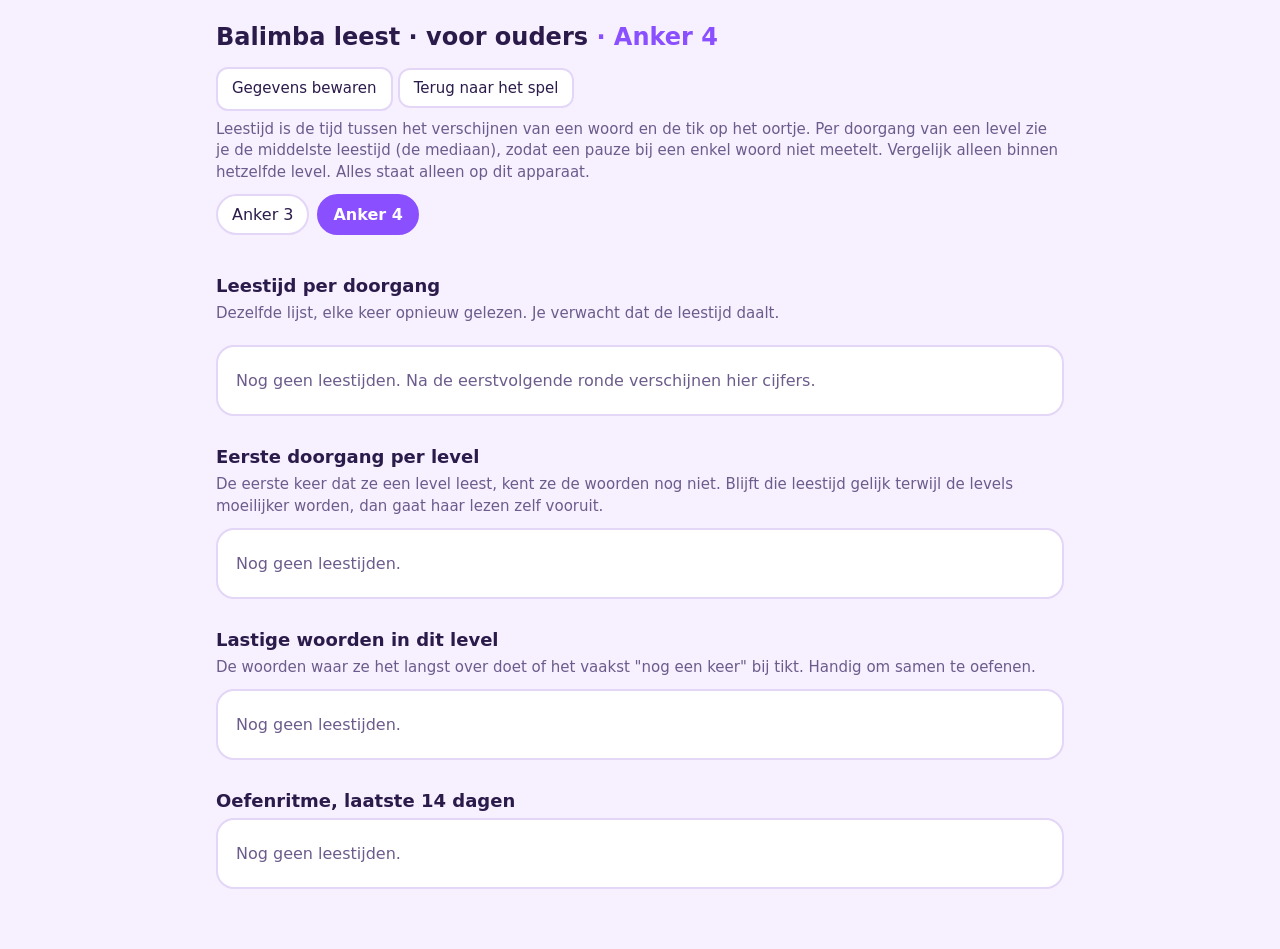
<file: ouders.html>
<!doctype html>
<html lang="nl">
<head>
<meta charset="utf-8">
<meta name="viewport" content="width=device-width, initial-scale=1">
<title>Balimba leest – voor ouders</title>
<style>
  :root { --inkt:#2b1b4a; --zacht:#6c5c8c; --kaart:#fff; --rand:#e3d6f7; --paars:#8a4fff; --licht:#efe6ff; --bg:#f6f0ff; --groen:#1f9d6b; }
  * { box-sizing: border-box; }
  body { margin:0; background:var(--bg); color:var(--inkt); font-family: system-ui, -apple-system, sans-serif; line-height:1.45; }
  .wrap { max-width: 880px; margin: 0 auto; padding: 20px 16px 60px; }
  header { display:flex; justify-content:space-between; align-items:center; gap:12px; flex-wrap:wrap; margin-bottom: 8px; }
  h1 { font-size: 24px; margin: 0; }
  h2 { font-size: 18px; margin: 28px 0 4px; }
  p.uitleg { margin: 0 0 10px; color: var(--zacht); font-size: 15px; }
  a.knop, button.knop { font: inherit; font-size: 15px; padding: 9px 14px; border-radius: 12px; border: 2px solid var(--rand); background: var(--kaart); color: var(--inkt); cursor: pointer; text-decoration: none; }
  .kaart { background: var(--kaart); border: 2px solid var(--rand); border-radius: 18px; padding: 14px 16px; overflow-x: auto; }
  .tabs { display:flex; gap:8px; flex-wrap:wrap; margin: 10px 0; }
  .tab { font: inherit; padding: 7px 14px; border-radius: 999px; border: 2px solid var(--rand); background: var(--kaart); color: var(--inkt); cursor: pointer; }
  .tab.actief { background: var(--paars); border-color: var(--paars); color: #fff; font-weight: 600; }
  table { width: 100%; border-collapse: collapse; font-size: 15px; }
  th, td { text-align: left; padding: 8px 10px; border-bottom: 1px solid var(--rand); white-space: nowrap; }
  th { color: var(--zacht); font-weight: 500; font-size: 13px; }
  td.getal, th.getal { text-align: right; font-variant-numeric: tabular-nums; }
  tr:last-child td { border-bottom: none; }
  .balk { display: inline-block; height: 12px; border-radius: 6px; background: var(--paars); vertical-align: middle; min-width: 2px; }
  .balkvak { width: 38%; }
  .leeg { color: var(--zacht); padding: 8px 2px; }
  .demo { background: #fff3e6; border: 2px solid #f29a2e; border-radius: 12px; padding: 10px 14px; margin: 10px 0; }
  .groot { font-size: 30px; font-weight: 700; }
  .kop { display: grid; grid-template-columns: repeat(auto-fit, minmax(170px, 1fr)); gap: 12px; }
  .kop .kaart .label { color: var(--zacht); font-size: 13px; }
  .omlaag { color: var(--groen); font-weight: 600; }
</style>
</head>
<body>
<div class="wrap">
  <header>
    <h1>Balimba leest · voor ouders <span id="editienaam" style="color:var(--paars)"></span></h1>
    <span>
      <button class="knop" id="export">Gegevens bewaren</button>
      <a class="knop" id="terug" href="index.html">Terug naar het spel</a>
    </span>
  </header>
  <p class="uitleg">
    Leestijd is de tijd tussen het verschijnen van een woord en de tik op het oortje. Per doorgang van een level
    zie je de middelste leestijd (de mediaan), zodat een pauze bij een enkel woord niet meetelt.
    Vergelijk alleen binnen hetzelfde level. Alles staat alleen op dit apparaat.
  </p>
  <div class="tabs" id="edities"></div>
  <div class="demo" id="demo" hidden>Dit zijn verzonnen voorbeeldgegevens om te laten zien hoe het dashboard eruitziet.</div>

  <div class="kop" id="kop"></div>

  <h2>Leestijd per doorgang</h2>
  <p class="uitleg">Dezelfde lijst, elke keer opnieuw gelezen. Je verwacht dat de leestijd daalt.</p>
  <div class="tabs" id="tabs"></div>
  <div class="kaart" id="doorgangen"></div>

  <h2>Eerste doorgang per level</h2>
  <p class="uitleg">De eerste keer dat ze een level leest, kent ze de woorden nog niet. Blijft die leestijd gelijk terwijl de levels moeilijker worden, dan gaat haar lezen zelf vooruit.</p>
  <div class="kaart" id="eerste"></div>

  <h2>Lastige woorden in dit level</h2>
  <p class="uitleg">De woorden waar ze het langst over doet of het vaakst "nog een keer" bij tikt. Handig om samen te oefenen.</p>
  <div class="kaart" id="lastig"></div>

  <h2>Oefenritme, laatste 14 dagen</h2>
  <div class="kaart" id="ritme"></div>
</div>

<script>
(async () => {
  "use strict";
  const $ = (id) => document.getElementById(id);
  const lees = (sleutel, anders) => { try { const v = localStorage.getItem(sleutel); return v == null ? anders : JSON.parse(v); } catch (e) { return anders; } };
  const demo = new URLSearchParams(location.search).has("demo");

  // Verzonnen gegevens voor het voorbeeld (?demo). Er wordt niets bewaard.
  function maakDemo() {
    const woorden = { 3: ["plaats","blijkt","speelt","zwart","slaapt","trots","klopt","stopt","plant","sport","dwars","plots","storm","stuurt","kruipt","kwart","klimt","klant","blaast","zwemt"],
                      4: ["spriet","winst","ziekst","plaatst","struik","smalst","zwakst","duurst","blootst","koelst","streelt","straal","worst","domst","trotst","streel","straalt","dwarst","spleet","holst"] };
    const uit = []; let dag = Date.now() - 9 * 864e5;
    const reeks = [[3,1,5200],[3,2,4300],[3,3,3700],[3,4,3300],[3,5,3000],[4,1,5000],[4,2,4100]];
    for (const [level, doorgang, basis] of reeks) {
      woorden[level].forEach((w, i) => {
        const zwaar = /kst|lst|tst/.test(w) ? 1.5 : 1;
        const ms = Math.round(basis * zwaar * (0.7 + Math.random() * 0.7) + (Math.random() < 0.06 ? 9000 : 0));
        const fout = Math.random() < 0.18 * zwaar / doorgang;
        uit.push({ w, level, ronde: Math.floor(i / 10) + 1, doorgang, msLees: ms, oor: true, terug: false, uitkomst: fout ? "nog een keer" : "goed", t: dag + i * 20000 });
      });
      dag += 1.3 * 864e5;
    }
    return uit;
  }

  // Welke anker-editie? Elke editie heeft eigen metingen.
  const ed = await fetch("data/edities.json?t=" + Date.now(), { cache: "no-cache" }).then((r) => r.json());
  let editieNr = new URLSearchParams(location.search).get("anker") || ed.standaard;
  if (!ed.edities[editieNr]) editieNr = ed.standaard;
  const NS = ed.edities[editieNr].opslag;
  $("editienaam").textContent = "· " + ed.edities[editieNr].naam;
  for (const nr of Object.keys(ed.edities)) {
    const a = document.createElement("a");
    a.className = "tab" + (nr === editieNr ? " actief" : "");
    a.textContent = ed.edities[nr].naam;
    a.href = "ouders.html?anker=" + nr + (demo ? "&demo" : "");
    a.style.textDecoration = "none";
    $("edities").appendChild(a);
  }
  $("terug").href = "index.html?anker=" + editieNr;

  const alle = demo ? maakDemo() : lees(NS + "metingen", []);
  $("demo").hidden = !demo;
  // Alleen de eerste keer dat een woord in een ronde verschijnt, en alleen metingen met een leestijd.
  const metingen = alle.filter((m) => m.msLees != null && !m.terug);

  const mediaan = (lijst) => { const a = lijst.slice().sort((x, y) => x - y); const n = a.length; return n ? (n % 2 ? a[(n - 1) / 2] : (a[n / 2 - 1] + a[n / 2]) / 2) : null; };
  const sec = (ms) => (ms / 1000).toFixed(1).replace(".", ",") + " s";
  const perMin = (ms) => Math.round(60000 / ms);
  const datum = (t) => new Date(t).toLocaleDateString("nl-NL", { day: "numeric", month: "short" });
  const groepeer = (lijst, sleutel) => { const g = new Map(); for (const x of lijst) { const k = sleutel(x); if (!g.has(k)) g.set(k, []); g.get(k).push(x); } return g; };

  function doorgangenVan(level) {
    const g = groepeer(metingen.filter((m) => m.level === level), (m) => m.doorgang || 1);
    return [...g.keys()].sort((a, b) => a - b).map((nr) => {
      const rij = g.get(nr);
      return { nr, n: rij.length, med: mediaan(rij.map((m) => m.msLees)), goed: rij.filter((m) => m.uitkomst === "goed").length / rij.length,
               van: Math.min(...rij.map((m) => m.t)), tot: Math.max(...rij.map((m) => m.t)) };
    }).filter((d) => d.n >= 5);
  }

  const levels = [...new Set(metingen.map((m) => m.level))].sort((a, b) => (typeof a === "string") - (typeof b === "string") || (a > b ? 1 : a < b ? -1 : 0));
  const naamLevel = (l) => (typeof l === "string" ? l + "-level" : "Level " + l);
  let gekozen = levels.length ? levels[levels.length - 1] : null;

  function tabel(koppen, rijen) {
    return "<table><tr>" + koppen.map((k) => "<th" + (k.getal ? " class='getal'" : "") + ">" + k.t + "</th>").join("") + "</tr>" +
      rijen.map((r) => "<tr>" + r.map((c, i) => "<td" + (koppen[i].getal ? " class='getal'" : koppen[i].balk ? " class='balkvak'" : "") + ">" + c + "</td>").join("") + "</tr>").join("") + "</table>";
  }
  const balk = (waarde, max) => "<span class='balk' style='width:" + Math.max(2, Math.round((waarde / max) * 100)) + "%'></span>";
  const leeg = (tekst) => "<div class='leeg'>" + tekst + "</div>";

  function teken() {
    if (!metingen.length) {
      const oud = alle.length ? " Er staan wel " + alle.length + " oudere metingen, maar die zijn gemeten tot het duimpje en bevatten het luisteren; ze tellen daarom niet mee." : "";
      for (const id of ["doorgangen", "eerste", "lastig", "ritme"]) $(id).innerHTML = leeg("Nog geen leestijden." + (id === "doorgangen" ? oud + " Na de eerstvolgende ronde verschijnen hier cijfers." : ""));
      $("kop").innerHTML = "";
      return;
    }

    // Tabs per level
    $("tabs").innerHTML = "";
    for (const l of levels) {
      const b = document.createElement("button");
      b.className = "tab" + (l === gekozen ? " actief" : "");
      b.textContent = naamLevel(l);
      b.onclick = () => { gekozen = l; teken(); };
      $("tabs").appendChild(b);
    }

    // Leestijd per doorgang
    const dg = doorgangenVan(gekozen);
    if (!dg.length) { $("doorgangen").innerHTML = leeg("Nog te weinig woorden gelezen in dit level."); }
    else {
      const max = Math.max(...dg.map((d) => d.med));
      $("doorgangen").innerHTML = tabel(
        [{ t: "Doorgang" }, { t: "Wanneer" }, { t: "Leestijd per woord", getal: true }, { t: "", balk: true }, { t: "Woorden per minuut", getal: true }, { t: "In één keer goed", getal: true }, { t: "Woorden", getal: true }],
        dg.map((d) => [d.nr + "e keer", datum(d.van) + (datum(d.tot) !== datum(d.van) ? " – " + datum(d.tot) : ""), sec(d.med), balk(d.med, max), perMin(d.med), Math.round(d.goed * 100) + "%", d.n]));
    }

    // Kopcijfers voor het gekozen level
    const eerste = dg[0], laatste = dg[dg.length - 1];
    let kop = "";
    if (laatste) kop += "<div class='kaart'><div class='label'>Level " + gekozen + ", laatste doorgang</div><div class='groot'>" + sec(laatste.med) + "</div><div class='label'>per woord · " + perMin(laatste.med) + " woorden per minuut</div></div>";
    if (dg.length > 1) {
      const verschil = Math.round((1 - laatste.med / eerste.med) * 100);
      kop += "<div class='kaart'><div class='label'>Sinds de eerste doorgang</div><div class='groot " + (verschil > 0 ? "omlaag" : "") + "'>" + (verschil > 0 ? verschil + "% sneller" : verschil < 0 ? -verschil + "% langzamer" : "gelijk") + "</div><div class='label'>" + sec(eerste.med) + " → " + sec(laatste.med) + "</div></div>";
    }
    const week = metingen.filter((m) => m.t > Date.now() - 7 * 864e5).length;
    kop += "<div class='kaart'><div class='label'>Laatste 7 dagen</div><div class='groot'>" + week + "</div><div class='label'>woorden gelezen</div></div>";
    $("kop").innerHTML = kop;

    // Eerste doorgang per level
    const eersten = levels.map((l) => ({ l, d: doorgangenVan(l).find((d) => d.nr === 1) })).filter((x) => x.d);
    if (!eersten.length) $("eerste").innerHTML = leeg("Nog geen level waarvan de eerste doorgang is gemeten. Level 3 was al gestart voordat de meting begon.");
    else {
      const max = Math.max(...eersten.map((x) => x.d.med));
      $("eerste").innerHTML = tabel([{ t: "Level" }, { t: "Wanneer" }, { t: "Leestijd per woord", getal: true }, { t: "", balk: true }, { t: "In één keer goed", getal: true }],
        eersten.map((x) => [naamLevel(x.l), datum(x.d.van), sec(x.d.med), balk(x.d.med, max), Math.round(x.d.goed * 100) + "%"]));
    }

    // Lastige woorden
    const perWoord = [...groepeer(metingen.filter((m) => m.level === gekozen), (m) => m.w)].map(([w, rij]) => ({
      w, n: rij.length, med: mediaan(rij.map((m) => m.msLees)), fout: rij.filter((m) => m.uitkomst !== "goed").length,
      laatst: rij.slice().sort((a, b) => b.t - a.t)[0].msLees }));
    const lastig = perWoord.sort((a, b) => (b.fout - a.fout) || (b.med - a.med)).slice(0, 10);
    $("lastig").innerHTML = lastig.length ? tabel([{ t: "Woord" }, { t: "Keer \"nog een keer\"", getal: true }, { t: "Leestijd (mediaan)", getal: true }, { t: "Laatste keer", getal: true }, { t: "Keer gelezen", getal: true }],
      lastig.map((x) => ["<b>" + x.w + "</b>", x.fout, sec(x.med), sec(x.laatst), x.n])) : leeg("Nog geen woorden.");

    // Oefenritme
    const dagen = [];
    for (let i = 13; i >= 0; i--) {
      const d = new Date(); d.setHours(0, 0, 0, 0); d.setDate(d.getDate() - i);
      const van = d.getTime(), tot = van + 864e5;
      const rij = metingen.filter((m) => m.t >= van && m.t < tot);
      dagen.push({ d, n: rij.length, levels: [...new Set(rij.map((m) => m.level))].sort().join(", ") });
    }
    const maxN = Math.max(1, ...dagen.map((x) => x.n));
    $("ritme").innerHTML = tabel([{ t: "Dag" }, { t: "Woorden", getal: true }, { t: "", balk: true }, { t: "Rondes (ongeveer)", getal: true }, { t: "Level" }],
      dagen.map((x) => [x.d.toLocaleDateString("nl-NL", { weekday: "short", day: "numeric", month: "short" }), x.n || "–", x.n ? balk(x.n, maxN) : "", x.n ? Math.round(x.n / 10) : "–", x.levels || ""]));
  }

  // Alles wat het spel op dit apparaat bewaart, als één bestand.
  $("export").onclick = () => {
    const uit = {};
    try { for (let i = 0; i < localStorage.length; i++) { const k = localStorage.key(i); if (k.startsWith("balimba.")) uit[k] = JSON.parse(localStorage.getItem(k)); } } catch (e) { /* niets te bewaren */ }
    const a = document.createElement("a");
    a.href = URL.createObjectURL(new Blob([JSON.stringify(uit, null, 1)], { type: "application/json" }));
    a.download = "balimba-gegevens-" + new Date().toISOString().slice(0, 10) + ".json";
    document.body.appendChild(a); a.click(); a.remove();
  };

  teken();
})().catch((e) => { document.body.insertAdjacentHTML("beforeend", "<p style='padding:16px'>Het dashboard kon niet laden: " + e.message + "</p>"); });
</script>
</body>
</html>
</file>
<file: css/stijl.css>
:root {
  --lucht-boven: #cfe4ff;
  --lucht-onder: #f6dcff;
  --inkt: #2b1b4a;
  --zacht: #6c5c8c;
  --kaart: #ffffff;
  --rand: #e3d6f7;
  --paars: #8a4fff;
  --paars-diep: #5d2fc4;
  --groen: #23a973;
  --groen-diep: #167a52;
  --oranje: #f29a2e;
  --oranje-diep: #b96d12;
  --goud: #ffc21a;
  --leeg: #d9cdee;
}

* { box-sizing: border-box; }

html, body { height: 100%; }

body {
  margin: 0;
  background: linear-gradient(180deg, var(--lucht-boven), var(--lucht-onder)) fixed;
  color: var(--inkt);
  font-family: "Andika", "Chalkboard SE", "Comic Sans MS", system-ui, sans-serif;
  -webkit-tap-highlight-color: transparent;
  -webkit-user-select: none;
  user-select: none;
  touch-action: manipulation;
  overflow: hidden;
}

button { font: inherit; color: inherit; cursor: pointer; border: none; padding: 0; margin: 0; touch-action: manipulation; -webkit-appearance: none; appearance: none; }

.verborgen { display: none !important; }

.landschap { position: fixed; inset: 0; width: 100%; height: 100%; z-index: 0; pointer-events: none; }

.scherm {
  position: relative; z-index: 1;
  height: 100%;
  display: flex;
  flex-direction: column;
  align-items: center;
  padding: calc(16px + env(safe-area-inset-top)) 20px calc(20px + env(safe-area-inset-bottom));
}

/* Beginscherm */
#start, #klaar, #kiezen { justify-content: center; gap: 16px; text-align: center; }
#start .eenhoorn.groot { font-size: clamp(80px, 14vw, 130px); }
h1 { margin: 0; font-size: clamp(36px, 7vw, 60px); }
.waar { margin: 0; font-size: 20px; color: var(--zacht); }
.kiesrij { display: flex; align-items: center; gap: 14px; }
.kiesrij .label { width: 64px; text-align: right; font-size: 20px; color: var(--zacht); }
.kiezer { display: flex; gap: 10px; }
.kies {
  position: relative;
  width: 58px; height: 58px; border-radius: 18px;
  background: var(--kaart); border: 3px solid var(--rand);
  font-size: 26px; font-weight: 700;
}
.kies.actief { background: var(--paars); border-color: var(--paars); color: #fff; }
.kies.gedaan::after { content: "★"; position: absolute; top: -12px; right: -8px; font-size: 22px; color: var(--goud); text-shadow: 0 1px 0 #d99a00; }
.fout { background: #fff3e6; border: 2px solid var(--oranje); border-radius: 16px; padding: 14px 18px; max-width: 480px; }

.eenhoorn { font-size: 54px; line-height: 1; transition: transform .25s; }
.eenhoorn.groot { font-size: clamp(110px, 22vw, 180px); }
.eenhoorn.blij { animation: spring .6s ease; }
.eenhoorn.moedig { animation: knik .7s ease; }
.eenhoorn.dans { animation: dans 1.6s ease-in-out infinite; }

.keuze { display: flex; gap: 28px; flex-wrap: wrap; justify-content: center; align-items: center; margin-top: 12px; }

.vorm {
  width: min(40vw, 230px);
  padding: 22px 12px 18px;
  background: var(--kaart);
  border: 4px solid var(--rand);
  border-radius: 32px;
  box-shadow: 0 8px 0 var(--rand);
  display: flex; flex-direction: column; align-items: center; gap: 8px;
}
.vorm:disabled { opacity: .4; }
.vorm:active { transform: translateY(6px); box-shadow: 0 2px 0 var(--rand); }
.vorm .plaatje { font-size: clamp(64px, 12vw, 96px); line-height: 1.1; }
.vorm .naam { font-size: 26px; font-weight: 700; }

/* Spelscherm */
#spel header {
  width: 100%;
  display: grid;
  grid-template-columns: 64px 1fr 64px;
  align-items: center;
  gap: 8px;
}
#spel header .eenhoorn { justify-self: end; }

.klein {
  width: 52px; height: 52px; border-radius: 50%;
  background: rgba(255, 255, 255, .7);
  font-size: 28px; color: var(--zacht);
}

.sterren { display: flex; justify-content: center; gap: clamp(2px, 1vw, 10px); flex-wrap: wrap; }
.ster {
  font-size: clamp(30px, 5.6vw, 50px);
  line-height: 1;
  color: var(--leeg);
  transition: color .2s, transform .3s;
}
.ster.vol { color: var(--goud); text-shadow: 0 2px 0 #d99a00; transform: scale(1.12); }
.sterren.eind .ster { font-size: clamp(34px, 6.4vw, 60px); }

.midden { flex: 1; width: 100%; display: flex; align-items: center; justify-content: center; }

.woord {
  font-weight: 700;
  line-height: 1.15;
  letter-spacing: .03em;
  background: var(--kaart);
  border: 5px solid var(--rand);
  border-radius: 40px;
  padding: .18em .5em .24em;
  max-width: 100%;
  text-align: center;
  white-space: nowrap;
  box-shadow: 0 10px 0 var(--rand);
}
.woord { min-width: min(78vw, 460px); position: relative; z-index: 1; }

/* Het bord met de twee dieren die het vasthouden */
.bord { position: relative; display: inline-block; max-width: 100%; margin-top: clamp(84px, 13vw, 128px); }
.dier { width: clamp(108px, 17vw, 168px); aspect-ratio: 160 / 150; overflow: visible; }
.dier.houdt {
  position: absolute; z-index: 2;
  bottom: calc(100% - clamp(20px, 3.2vw, 30px));
  transform-origin: 50% 100%;
  animation: dobber 3.2s ease-in-out infinite;
}
.dier.houdt.links { left: 5%; }
.dier.houdt.rechts { right: 5%; animation-delay: -1.6s; }
.dier.blij { animation: hup .6s ease; }
.dier.moedig { animation: knik .7s ease; }
.duo { display: flex; gap: 8px; justify-content: center; align-items: flex-end; }
.duo .dier { width: clamp(110px, 18vw, 170px); }
.duo.dans .dier { animation: dans 1.6s ease-in-out infinite; }
.duo.dans .dier:last-child { animation-delay: -.8s; }

.woord.kort { font-size: clamp(96px, 24vw, 230px); }
.woord.lang { font-size: clamp(64px, 15.5vw, 170px); }
.woord.komt { animation: komt .35s ease; }
.woord.wiebel { animation: wiebel .45s ease; }
.woord.raak { border-color: var(--groen); box-shadow: 0 10px 0 #bfe9d6; }
.woord.terug { border-style: dashed; }

.knoppen {
  width: 100%;
  max-width: 640px;
  display: flex;
  justify-content: space-between;
  align-items: flex-end;
  min-height: 150px;
}

.rond {
  width: clamp(104px, 20vw, 140px);
  height: clamp(104px, 20vw, 140px);
  border-radius: 50%;
  display: grid; place-items: center;
  color: #fff;
  font-size: clamp(52px, 9vw, 68px);
  transition: transform .08s, box-shadow .08s, opacity .2s;
}
/* Vaste maat: Safari tekent een svg met een maat in procenten hier niet. */
/* Het icoon staat exact in het midden, los van hoe de browser een knop opmaakt. */
.rond { position: relative; }
.rond > * { position: absolute; left: 50%; top: 50%; transform: translate(-50%, -50%); line-height: 1; }
.rond svg { display: block; width: clamp(58px, 11vw, 78px); height: clamp(58px, 11vw, 78px); }
.rond:active { transform: translateY(7px); }
.rond.goed { background: var(--groen); box-shadow: 0 9px 0 var(--groen-diep); }
.rond.goed:active { box-shadow: 0 2px 0 var(--groen-diep); }
.rond.opnieuw { background: var(--oranje); box-shadow: 0 9px 0 var(--oranje-diep); }
.rond.opnieuw:active { box-shadow: 0 2px 0 var(--oranje-diep); }
.rond.oor { background: var(--paars); box-shadow: 0 9px 0 var(--paars-diep); }
.rond.oor:active { box-shadow: 0 2px 0 var(--paars-diep); }
.rond.stil { background: rgba(255, 255, 255, .8); color: var(--zacht); box-shadow: 0 9px 0 var(--rand); }
.rond.onzichtbaar { visibility: hidden; }
.rond.bijzaak { width: 84px; height: 84px; font-size: 40px; opacity: .85; }
.rond.wenk { animation: wenk 1.4s ease-in-out infinite; }

/* Vinkje voor de ouder, duimpje voor Celeste */
.duim { display: none; }
body[data-vorm="alleen"] .goed .vink { display: none; }
body[data-vorm="alleen"] .goed .duim { display: inline; }

/* Vliegende ster */
.vlieg {
  position: fixed; left: 0; top: 0;
  font-size: 110px; line-height: 1;
  color: var(--goud); text-shadow: 0 3px 0 #d99a00;
  pointer-events: none; z-index: 10;
  transition: transform .55s cubic-bezier(.5, -0.2, .4, 1), opacity .55s;
}
.vonk {
  position: fixed; font-size: 36px; pointer-events: none; z-index: 10;
  animation: vonk .7s ease-out forwards;
}

@keyframes dobber { 0%,100% { transform: translateY(0) rotate(-1.5deg); } 50% { transform: translateY(-5px) rotate(1.5deg); } }
@keyframes hup { 0%,100% { transform: translateY(0); } 40% { transform: translateY(-22px) rotate(-6deg); } 70% { transform: translateY(-6px) rotate(4deg); } }
@keyframes komt { from { transform: scale(.82); opacity: 0; } to { transform: scale(1); opacity: 1; } }
@keyframes wiebel { 0%,100% { transform: rotate(0); } 25% { transform: rotate(-2.5deg); } 75% { transform: rotate(2.5deg); } }
@keyframes spring { 0%,100% { transform: translateY(0); } 40% { transform: translateY(-16px) rotate(-8deg); } }
@keyframes knik { 0%,100% { transform: rotate(0); } 30% { transform: rotate(12deg); } 60% { transform: rotate(-6deg); } }
@keyframes dans { 0%,100% { transform: translateY(0) rotate(-6deg); } 50% { transform: translateY(-18px) rotate(6deg); } }
@keyframes wenk { 0%,100% { transform: scale(1); } 50% { transform: scale(1.08); } }
@keyframes vonk { from { transform: translate(0, 0) scale(.6); opacity: 1; } to { transform: translate(var(--dx), var(--dy)) scale(1.3); opacity: 0; } }

@media (prefers-reduced-motion: reduce) {
  .eenhoorn, .dier, .woord, .rond, .vonk { animation: none !important; }
  .vlieg { transition: none; }
}

@media (max-height: 520px) {
  .knoppen { min-height: 112px; }
  .woord.kort { font-size: clamp(72px, 17vw, 150px); }
  .woord.lang { font-size: clamp(54px, 12vw, 120px); }
}

/* ---------- Stickers ---------- */
.sticker {
  -webkit-user-drag: none; -webkit-touch-callout: none; user-select: none;
  filter: drop-shadow(2px 0 0 #fff) drop-shadow(-2px 0 0 #fff) drop-shadow(0 2px 0 #fff) drop-shadow(0 -2px 0 #fff) drop-shadow(0 3px 3px rgba(60, 30, 110, .25));
}
.vakjes { display: flex; gap: 10px; align-items: center; }
.vakje {
  width: 50px; height: 50px; border-radius: 50%; flex: none;
  border: 3px dashed #c3b0ea; background: rgba(255, 255, 255, .75);
  display: grid; place-items: center;
  transition: transform .15s, background .15s;
}
.vakje img { width: 92%; height: 92%; display: block; }
.vakje.vol { border: 3px solid var(--rand); background: #fff; }
.vakjes.groot { gap: clamp(10px, 2vw, 20px); }
.vakjes.groot .vakje { width: clamp(72px, 11.5vw, 108px); height: clamp(72px, 11.5vw, 108px); }
.vakje.doel { border-color: var(--paars); background: #fff; animation: wenk 1.2s ease-in-out infinite; }
.vakje.boven { background: #efe6ff; animation: none; transform: scale(1.14); }
.vakje.net { animation: hup .6s ease; }

.strook { background: rgba(255, 255, 255, .8); border-radius: 999px; padding: 8px 16px; box-shadow: 0 5px 0 var(--rand); }
.strook.wenk { animation: wenk 1.2s ease-in-out infinite; }
.rond.plak { background: #ff7fbf; box-shadow: 0 9px 0 #d4569a; }

#kiezen { gap: 12px; justify-content: center; }
.vel {
  background: #fff; border: 4px solid var(--rand); border-radius: 28px; box-shadow: 0 8px 0 var(--rand);
  padding: 10px clamp(14px, 3vw, 28px);
  display: flex; gap: clamp(8px, 2vw, 22px); align-items: center; justify-content: center;
}
.vel .sticker { width: clamp(72px, 11.5vw, 112px); height: auto; display: block; touch-action: none; cursor: grab; }
.zweef { position: fixed; z-index: 20; pointer-events: none; transform: scale(1.15) rotate(-4deg); }
.zweef.landt { transition: left .25s ease, top .25s ease, width .25s ease, transform .25s ease; transform: none; }

/* ---------- De tocht ---------- */
#stickerbord { justify-content: center; }
.klein.hoek { position: absolute; left: 16px; top: calc(12px + env(safe-area-inset-top)); z-index: 5; }
.tocht {
  --rest: 60px;
  position: relative; flex: none;
  aspect-ratio: 1000 / 700;
  width: min(100%, calc((100vh - var(--rest)) * 1000 / 700));
  width: min(100%, calc((100dvh - var(--rest)) * 1000 / 700));
}
#kiesTocht { --rest: clamp(190px, 26vh, 230px); }
.tocht > svg.kaart { position: absolute; inset: 0; width: 100%; height: 100%; overflow: visible; }
.tocht .plek { transition: opacity .6s, filter .6s; opacity: .62; filter: grayscale(.7); }
.tocht .plek.af { opacity: 1; filter: none; }
.tocht .plek.net { animation: plek-af 1s ease; transform-box: fill-box; transform-origin: 50% 100%; }
.tocht .vakje.steen {
  position: absolute; width: 6.6%; height: auto; aspect-ratio: 1; transform: translate(-50%, -50%);
  border-width: 3px; background: rgba(255, 255, 255, .9);
}
.tocht .vakje.steen.vol { background: #fff; }
.tocht .vakje.steen.eind { width: 8.6%; border: 6px solid #f0b400; background: #fff3c4; box-shadow: 0 0 0 4px rgba(255, 255, 255, .85); }
.tocht .vakje.steen.eind.vol { background: #fff8dc; }
.tocht.kiest .vakje.steen:not(.doel):not(.vol) { opacity: .4; }
.tocht.kiest .loper { display: none; }
.tocht .vakje.steen.doel, .tocht .vakje.steen.eind.doel { border: 6px solid var(--paars); background: #fff; }
.tocht .pijl {
  position: absolute; z-index: 4; pointer-events: none;
  transform: translate(-50%, -190%); font-size: clamp(30px, 5vw, 52px); line-height: 1;
  color: var(--paars); text-shadow: 0 0 0 #fff, 0 3px 0 #fff, 0 -3px 0 #fff, 3px 0 0 #fff, -3px 0 0 #fff;
  animation: pijl-stuiter .8s ease-in-out infinite;
}
@keyframes pijl-stuiter { 0%,100% { transform: translate(-50%, -190%); } 50% { transform: translate(-50%, -150%); } }
.tocht .vakje.steen.doel { border-color: var(--paars); box-shadow: 0 0 0 6px rgba(138, 79, 255, .25); animation: steen-wenk 1.2s ease-in-out infinite; }
.tocht .vakje.steen.boven { animation: none; transform: translate(-50%, -50%) scale(1.25); background: #efe6ff; }
.tocht .vakje.steen.net { animation: steen-net .6s ease; }
.tocht .loper {
  position: absolute; width: 7.4%; aspect-ratio: 160 / 150; transform: translate(-10%, -112%);
  transition: left 1.1s ease-in-out, top 1.1s ease-in-out; z-index: 3; pointer-events: none; overflow: visible;
}
.tocht .loper.loopt { animation: loper-hup .37s ease-in-out 3; }
@keyframes steen-wenk { 0%,100% { transform: translate(-50%, -50%) scale(1); } 50% { transform: translate(-50%, -50%) scale(1.14); } }
@keyframes steen-net { 0%,100% { transform: translate(-50%, -50%) scale(1); } 40% { transform: translate(-50%, -50%) scale(1.3); } }
@keyframes loper-hup { 0%,100% { margin-top: 0; } 50% { margin-top: -3%; } }
@keyframes plek-af { 0% { transform: scale(1); } 35% { transform: scale(1.25) rotate(-4deg); } 65% { transform: scale(1.12) rotate(3deg); } 100% { transform: scale(1); } }

/* ---------- Finale ---------- */
#finale { justify-content: center; gap: 24px; overflow: hidden; }
.feest { display: flex; align-items: flex-end; justify-content: center; gap: clamp(8px, 3vw, 36px); z-index: 1; }
.feest .dier { width: clamp(110px, 18vw, 180px); animation: dans 1.2s ease-in-out infinite; }
.feest .dier:last-child { animation-delay: -.6s; }
.confetti { position: absolute; inset: 0; pointer-events: none; }
.confetti i { position: absolute; top: -40px; width: 14px; height: 22px; border-radius: 4px; animation: val linear infinite; }
@keyframes val { to { transform: translateY(110vh) rotate(720deg); } }
@media (prefers-reduced-motion: reduce) { .vakje, .strook, .confetti i, .tocht .loper, .tocht .plek { animation: none !important; } }

/* ---------- De Grote Aap: danst als een heel level rond is ---------- */
.gorilla { width: clamp(200px, 34vw, 320px); height: auto; overflow: visible; }
.gorilla .g-lijf { transform-origin: 120px 240px; animation: aap-lijf .8s ease-in-out infinite; }
.gorilla .g-arm.g-links { transform-origin: 66px 124px; animation: aap-arm-l .8s ease-in-out infinite; }
.gorilla .g-arm.g-rechts { transform-origin: 174px 124px; animation: aap-arm-r .8s ease-in-out infinite; }
.gorilla .g-been.g-links { animation: aap-been .8s ease-in-out infinite; }
.gorilla .g-been.g-rechts { animation: aap-been .8s ease-in-out -.4s infinite; }
.gorilla .g-vonk { transform-origin: 120px 110px; animation: aap-vonk 1.6s ease-in-out infinite; }
@keyframes aap-lijf { 0%,100% { transform: translateY(0) rotate(-5deg); } 25% { transform: translateY(-12px) rotate(0); } 50% { transform: translateY(0) rotate(5deg); } 75% { transform: translateY(-12px) rotate(0); } }
@keyframes aap-arm-l { 0%,100% { transform: rotate(-22deg); } 50% { transform: rotate(26deg); } }
@keyframes aap-arm-r { 0%,100% { transform: rotate(-26deg); } 50% { transform: rotate(22deg); } }
@keyframes aap-been { 0%,100% { transform: translateY(0); } 50% { transform: translateY(-9px); } }
@keyframes aap-vonk { 0%,100% { transform: scale(.9); opacity: .5; } 50% { transform: scale(1.08); opacity: 1; } }
@media (prefers-reduced-motion: reduce) { .gorilla * { animation: none !important; } }

/* Na een ronde: de zes rondes van het level, met een ster bij wat al gespeeld is */
.voortgang { gap: clamp(8px, 1.6vw, 14px); }
.voortgang .kies { display: grid; place-items: center; pointer-events: none; opacity: .5; border-style: dashed; }
.voortgang .kies.gedaan { opacity: 1; border-style: solid; border-color: var(--goud); background: #fff8dc; }
.voortgang .kies.net { animation: hup .7s ease .5s 2; }

/* ---------- Bonuslevel (ui) ---------- */
.kies.bonus { width: auto; min-width: 58px; padding: 0 12px; background: #f3e6ff; border-color: #c99aee; color: #7a3fb8; }
.kies.bonus.actief { background: #9a5fd0; border-color: #9a5fd0; color: #fff; }
.vakje .mini-ui { width: 88%; height: 88%; display: block; }
#uifeest { justify-content: center; gap: 18px; overflow: hidden; }
.uitekst { z-index: 1; font-size: clamp(64px, 12vw, 120px); font-weight: 700; color: #9a5fd0; text-shadow: 0 5px 0 #fff, 0 8px 0 #e3d6f7; display: flex; }
.uitekst span { display: inline-block; animation: letter-hup 1s ease-in-out infinite; }
.uitekst span:nth-child(2n) { animation-delay: -.5s; }
.feest.ui .groot-ui { width: clamp(150px, 24vw, 230px); animation: ui-dans .9s ease-in-out infinite; }
.tocht .plek .wieken, .feest .wieken { transform-origin: 70px 48px; }
.tocht .plek.af .wieken { animation: draai 6s linear infinite; }
@keyframes letter-hup { 0%,100% { transform: translateY(0); } 50% { transform: translateY(-18px); } }
@keyframes ui-dans { 0%,100% { transform: rotate(-8deg) translateY(0); } 50% { transform: rotate(8deg) translateY(-16px); } }
@keyframes draai { to { transform: rotate(360deg); } }
@media (prefers-reduced-motion: reduce) { .uitekst span, .feest.ui .groot-ui, .wieken { animation: none !important; } }

/* ---------- De ui-stap in de rondekiezer en op het strookje ---------- */
.kies.ui { width: auto; min-width: 58px; padding: 0 12px; background: #fff3c4; border-color: #f0b400; color: #7a3fb8; }
.kies.ui.actief { background: #9a5fd0; border-color: #9a5fd0; color: #fff; }
.kies.ui.dicht { opacity: .45; border-style: dashed; }
.kies.ui.wenk { animation: wenk 1.2s ease-in-out infinite; }
.kies.wiebel { animation: wiebel .45s ease; }
.vakje.uivak { border: 3px solid #f0b400; background: #fff3c4; color: #9a5fd0; font-weight: 700; font-size: 20px; }

/* ---------- Winter (anker 4): sneeuw op de heuvels, adventsdeurtjes op de tocht ---------- */
.winter .landschap .heuvel1 { fill: #eef4ff; }
.winter .landschap .heuvel2 { fill: #dde9fb; }
.winter .tocht .vakje.steen {
  width: 5.6%; border-radius: 12%; border: 3px solid #fff;
  background: var(--deur, #ff7b8e); box-shadow: 0 3px 0 rgba(60, 30, 110, .22);
  display: grid; place-items: center; overflow: visible;
}
.tocht .vakje.steen .nr { display: none; }
.winter .tocht .vakje.steen .nr { display: block; color: #fff; font-weight: 700; font-size: clamp(12px, 2vw, 22px); line-height: 1; text-shadow: 0 1px 0 rgba(0, 0, 0, .18); }
.winter .tocht .vakje.steen:not(.vol)::before { content: "❄"; position: absolute; top: 4%; right: 7%; font-size: clamp(7px, .9vw, 11px); color: rgba(255, 255, 255, .8); }
.winter .tocht .vakje.steen.vol { background: #fff; border-color: #f0b400; }
.winter .tocht .vakje.steen.vol::after {
  content: ""; position: absolute; left: -24%; top: 6%; width: 26%; height: 88%; border-radius: 3px 0 0 3px;
  background: var(--deur, #ff7b8e); transform: skewY(-10deg); box-shadow: -2px 2px 0 rgba(60, 30, 110, .15);
}
.winter .tocht .vakje.steen.uistap { width: 6.8%; border-radius: 50%; border: 5px solid #f0b400; background: #fff3c4; }
.winter .tocht .vakje.steen.uistap .nr { color: #9a5fd0; font-size: clamp(14px, 2.4vw, 26px); }
.winter .tocht .vakje.steen.uistap:not(.vol)::before { content: none; }
.winter .tocht .vakje.steen.uistap.vol::after { content: none; }
.winter .tocht .vakje.steen.doel, .winter .tocht .vakje.steen.eind.doel { border: 4px solid var(--paars); box-shadow: 0 0 0 6px rgba(138, 79, 255, .3); background: var(--deur, #fff3c4); }
.winter .tocht .vakje.steen.uistap.doel { background: #fff3c4; }
.winter .tocht .vakje.steen.boven { background: #efe6ff; }
.tocht .sneeuw { position: absolute; inset: 0; overflow: hidden; pointer-events: none; z-index: 2; }
.tocht .sneeuw i { position: absolute; top: -6%; color: #fff; text-shadow: 0 0 3px rgba(120, 150, 200, .5); font-style: normal; animation: sneeuwval linear infinite; }
@keyframes sneeuwval { to { transform: translate(30px, 760px) rotate(180deg); } }
@media (prefers-reduced-motion: reduce) { .tocht .sneeuw { display: none; } .kies.ui.wenk { animation: none; } }
</file>
